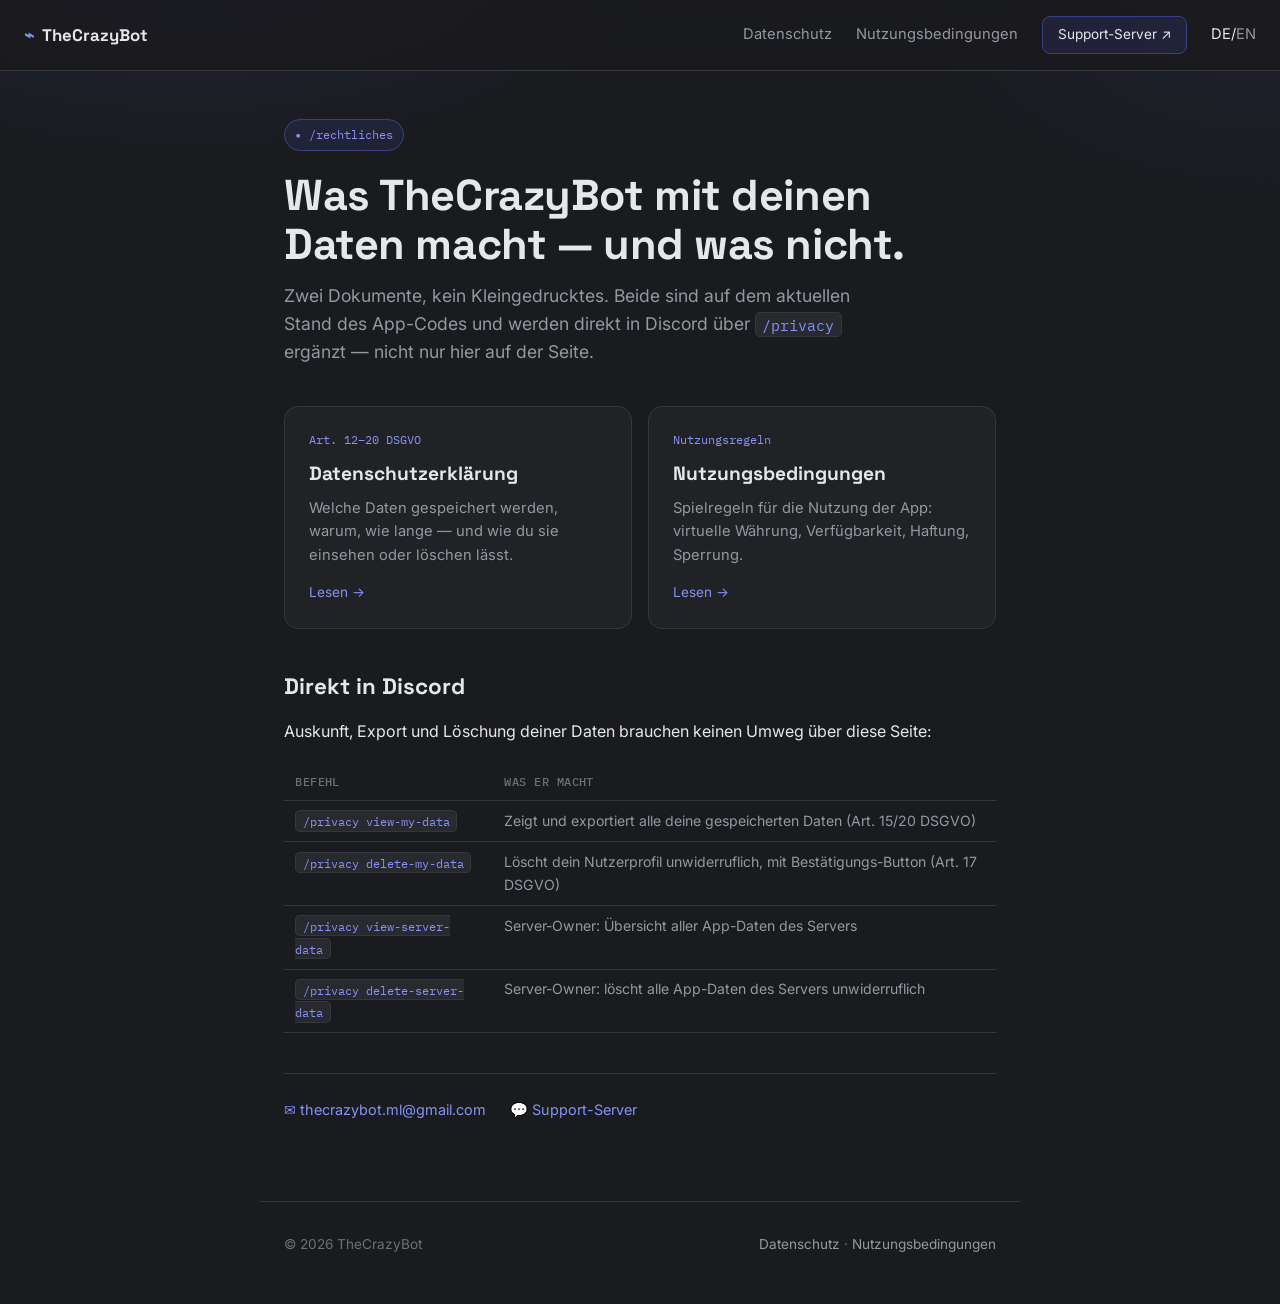
<file: index.html>
<!DOCTYPE html>
<html lang="de">

<head>
    <meta charset="UTF-8">
    <meta name="viewport" content="width=device-width, initial-scale=1.0">
    <title>TheCrazyBot – Rechtliches</title>
    <meta name="description" content="Datenschutzerklärung und Nutzungsbedingungen für TheCrazyBot.">
    <link rel="preconnect" href="https://fonts.googleapis.com">
    <link rel="preconnect" href="https://fonts.gstatic.com" crossorigin>
    <link
        href="https://fonts.googleapis.com/css2?family=Space+Grotesk:wght@500;600;700&family=Inter:wght@400;500;600&family=IBM+Plex+Mono:wght@400;500&display=swap"
        rel="stylesheet">
    <link rel="stylesheet" href="assets/css/style.css">
</head>

<body>

    <nav class="site-nav">
        <a href="index.html" class="brand"><span class="brand-mark">⌁</span> TheCrazyBot</a>
        <div class="nav-links">
            <a href="datenschutz.html">Datenschutz</a>
            <a href="nutzungsbedingungen.html">Nutzungsbedingungen</a>
            <a href="https://discord.gg/H9RPzp68Mp" class="nav-support">Support-Server ↗</a>
            <span class="lang-switch"><a href="index.html" class="active">DE</a><span>/</span><a
                    href="en/index.html">EN</a></span>
        </div>
    </nav>

    <main>
        <span class="eyebrow">/rechtliches</span>
        <h1>Was TheCrazyBot mit deinen Daten macht — und was nicht.</h1>
        <p class="lede">
            Zwei Dokumente, kein Kleingedrucktes. Beide sind auf dem aktuellen Stand des App-Codes
            und werden direkt in Discord über <code>/privacy</code> ergänzt — nicht nur hier auf der Seite.
        </p>

        <div class="card-grid">
            <a href="datenschutz.html" class="doc-card">
                <span class="tag">Art. 12–20 DSGVO</span>
                <h3>Datenschutzerklärung</h3>
                <p>Welche Daten gespeichert werden, warum, wie lange — und wie du sie einsehen oder löschen lässt.</p>
                <span class="arrow">Lesen →</span>
            </a>
            <a href="nutzungsbedingungen.html" class="doc-card">
                <span class="tag">Nutzungsregeln</span>
                <h3>Nutzungsbedingungen</h3>
                <p>Spielregeln für die Nutzung der App: virtuelle Währung, Verfügbarkeit, Haftung, Sperrung.</p>
                <span class="arrow">Lesen →</span>
            </a>
        </div>

        <h2 style="border-top:none;padding-top:0;">Direkt in Discord</h2>
        <p>Auskunft, Export und Löschung deiner Daten brauchen keinen Umweg über diese Seite:</p>
        <table>
            <tr>
                <th>Befehl</th>
                <th>Was er macht</th>
            </tr>
            <tr>
                <td><span class="cmd">/privacy view-my-data</span></td>
                <td>Zeigt und exportiert alle deine gespeicherten Daten (Art. 15/20 DSGVO)</td>
            </tr>
            <tr>
                <td><span class="cmd">/privacy delete-my-data</span></td>
                <td>Löscht dein Nutzerprofil unwiderruflich, mit Bestätigungs-Button (Art. 17 DSGVO)</td>
            </tr>
            <tr>
                <td><span class="cmd">/privacy view-server-data</span></td>
                <td>Server-Owner: Übersicht aller App-Daten des Servers</td>
            </tr>
            <tr>
                <td><span class="cmd">/privacy delete-server-data</span></td>
                <td>Server-Owner: löscht alle App-Daten des Servers unwiderruflich</td>
            </tr>
        </table>

        <div class="mini-links">
            <a href="mailto:thecrazybot.ml@gmail.com">✉ thecrazybot.ml@gmail.com</a>
            <a href="https://discord.gg/H9RPzp68Mp">💬 Support-Server</a>
        </div>
    </main>

    <footer>
        <span>© <span id="year"></span> TheCrazyBot</span>
        <span><a href="datenschutz.html">Datenschutz</a> · <a
                href="nutzungsbedingungen.html">Nutzungsbedingungen</a></span>
    </footer>

    <script>document.getElementById("year").textContent = new Date().getFullYear();</script>
</body>

</html>
</file>
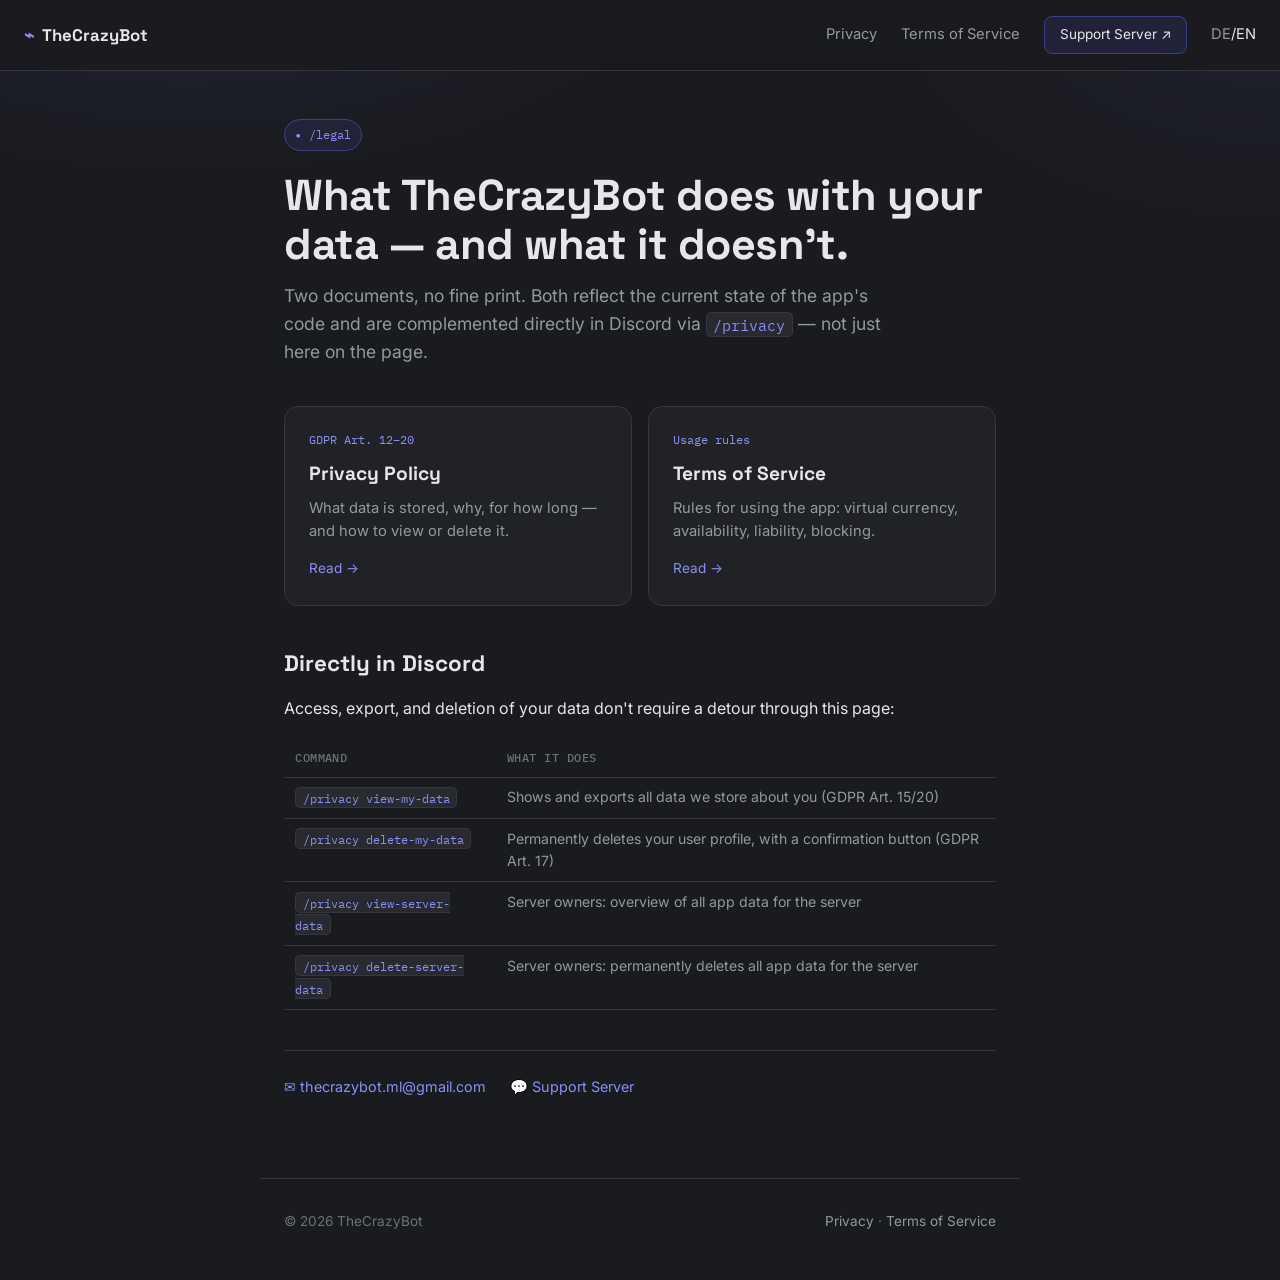
<file: en/index.html>
<!DOCTYPE html>
<html lang="en">

<head>
    <meta charset="UTF-8">
    <meta name="viewport" content="width=device-width, initial-scale=1.0">
    <title>TheCrazyBot – Legal</title>
    <meta name="description" content="Privacy Policy and Terms of Service for TheCrazyBot.">
    <link rel="preconnect" href="https://fonts.googleapis.com">
    <link rel="preconnect" href="https://fonts.gstatic.com" crossorigin>
    <link
        href="https://fonts.googleapis.com/css2?family=Space+Grotesk:wght@500;600;700&family=Inter:wght@400;500;600&family=IBM+Plex+Mono:wght@400;500&display=swap"
        rel="stylesheet">
    <link rel="stylesheet" href="../assets/css/style.css">
</head>

<body>

    <nav class="site-nav">
        <a href="index.html" class="brand"><span class="brand-mark">⌁</span> TheCrazyBot</a>
        <div class="nav-links">
            <a href="privacy.html">Privacy</a>
            <a href="terms.html">Terms of Service</a>
            <a href="https://discord.gg/H9RPzp68Mp" class="nav-support">Support Server ↗</a>
            <span class="lang-switch"><a href="../index.html">DE</a><span>/</span><a href="index.html"
                    class="active">EN</a></span>
        </div>
    </nav>

    <main>
        <span class="eyebrow">/legal</span>
        <h1>What TheCrazyBot does with your data — and what it doesn't.</h1>
        <p class="lede">
            Two documents, no fine print. Both reflect the current state of the app's code and are
            complemented directly in Discord via <code>/privacy</code> — not just here on the page.
        </p>

        <div class="card-grid">
            <a href="privacy.html" class="doc-card">
                <span class="tag">GDPR Art. 12–20</span>
                <h3>Privacy Policy</h3>
                <p>What data is stored, why, for how long — and how to view or delete it.</p>
                <span class="arrow">Read →</span>
            </a>
            <a href="terms.html" class="doc-card">
                <span class="tag">Usage rules</span>
                <h3>Terms of Service</h3>
                <p>Rules for using the app: virtual currency, availability, liability, blocking.</p>
                <span class="arrow">Read →</span>
            </a>
        </div>

        <h2 style="border-top:none;padding-top:0;">Directly in Discord</h2>
        <p>Access, export, and deletion of your data don't require a detour through this page:</p>
        <table>
            <tr>
                <th>Command</th>
                <th>What it does</th>
            </tr>
            <tr>
                <td><span class="cmd">/privacy view-my-data</span></td>
                <td>Shows and exports all data we store about you (GDPR Art. 15/20)</td>
            </tr>
            <tr>
                <td><span class="cmd">/privacy delete-my-data</span></td>
                <td>Permanently deletes your user profile, with a confirmation button (GDPR Art. 17)</td>
            </tr>
            <tr>
                <td><span class="cmd">/privacy view-server-data</span></td>
                <td>Server owners: overview of all app data for the server</td>
            </tr>
            <tr>
                <td><span class="cmd">/privacy delete-server-data</span></td>
                <td>Server owners: permanently deletes all app data for the server</td>
            </tr>
        </table>

        <div class="mini-links">
            <a href="mailto:thecrazybot.ml@gmail.com">✉ thecrazybot.ml@gmail.com</a>
            <a href="https://discord.gg/H9RPzp68Mp">💬 Support Server</a>
        </div>
    </main>

    <footer>
        <span>© <span id="year"></span> TheCrazyBot</span>
        <span><a href="privacy.html">Privacy</a> · <a href="terms.html">Terms of Service</a></span>
    </footer>

    <script>document.getElementById("year").textContent = new Date().getFullYear();</script>
</body>

</html>
</file>
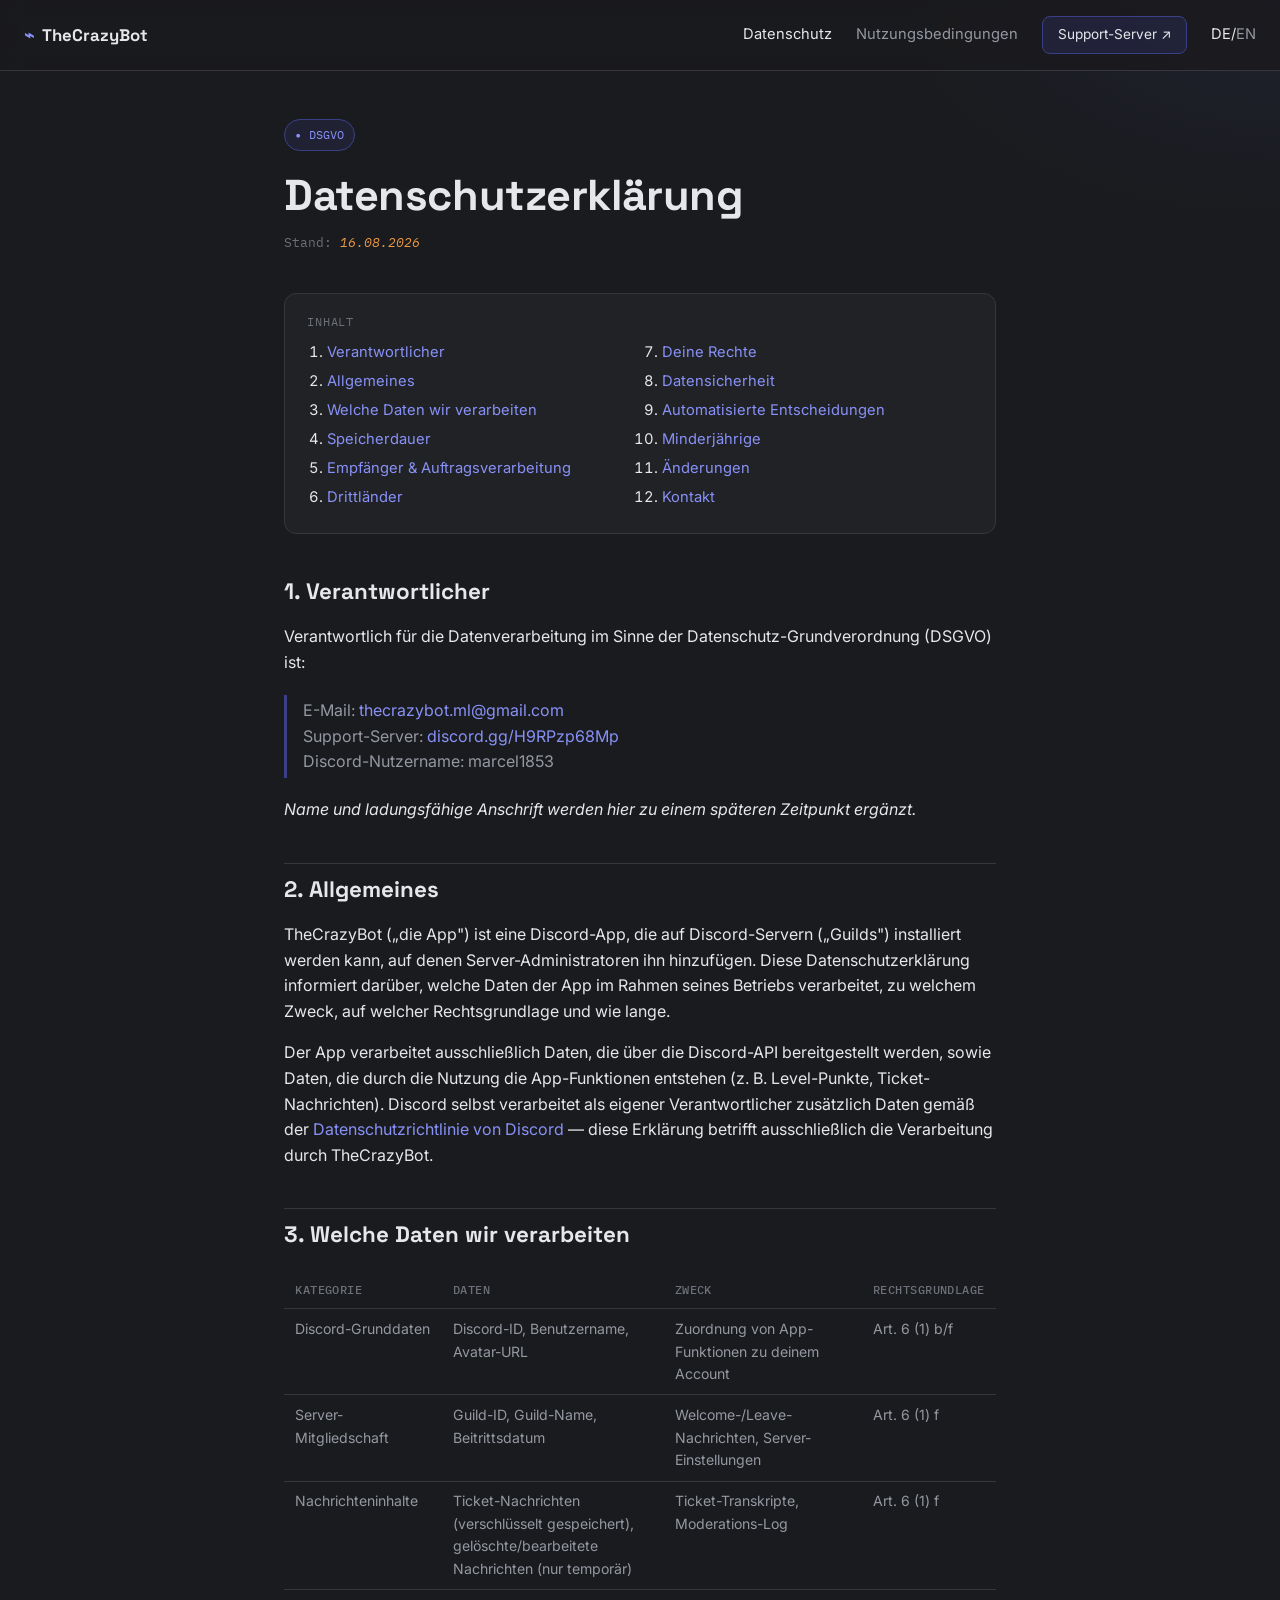
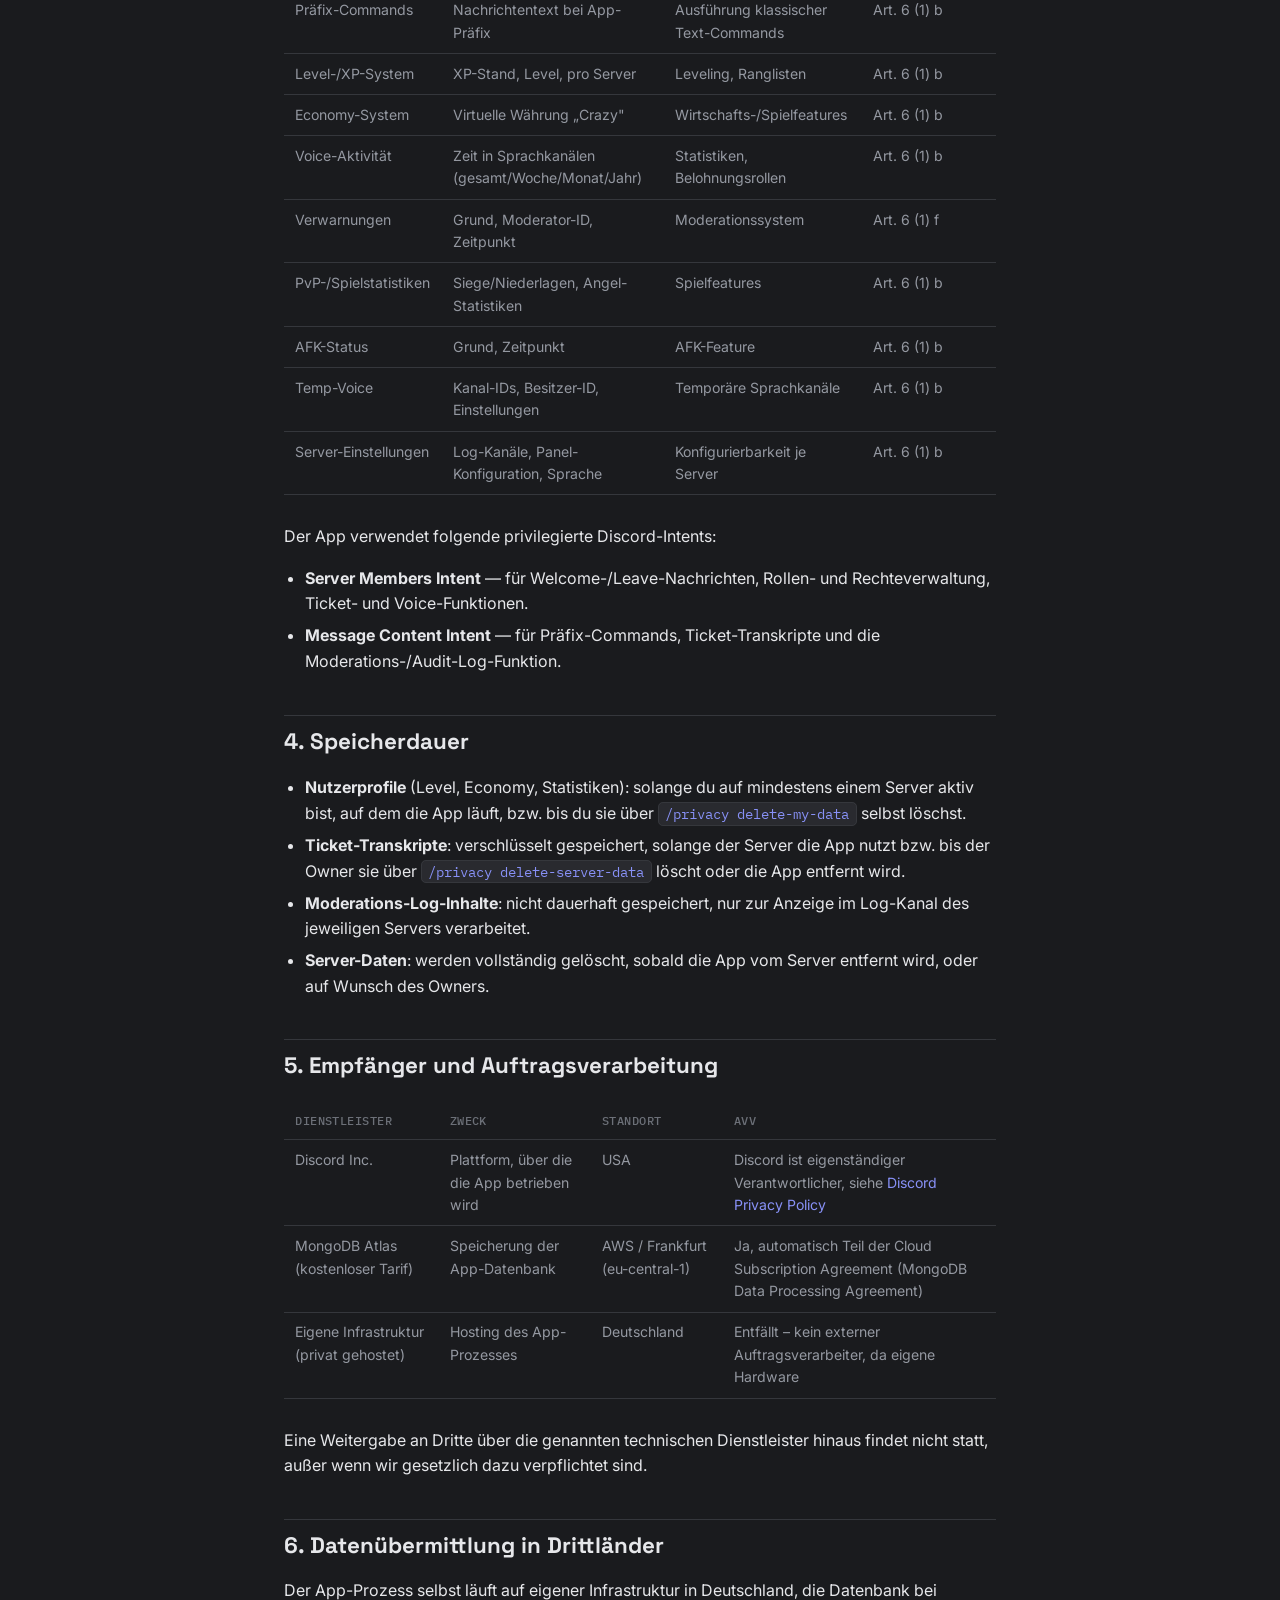
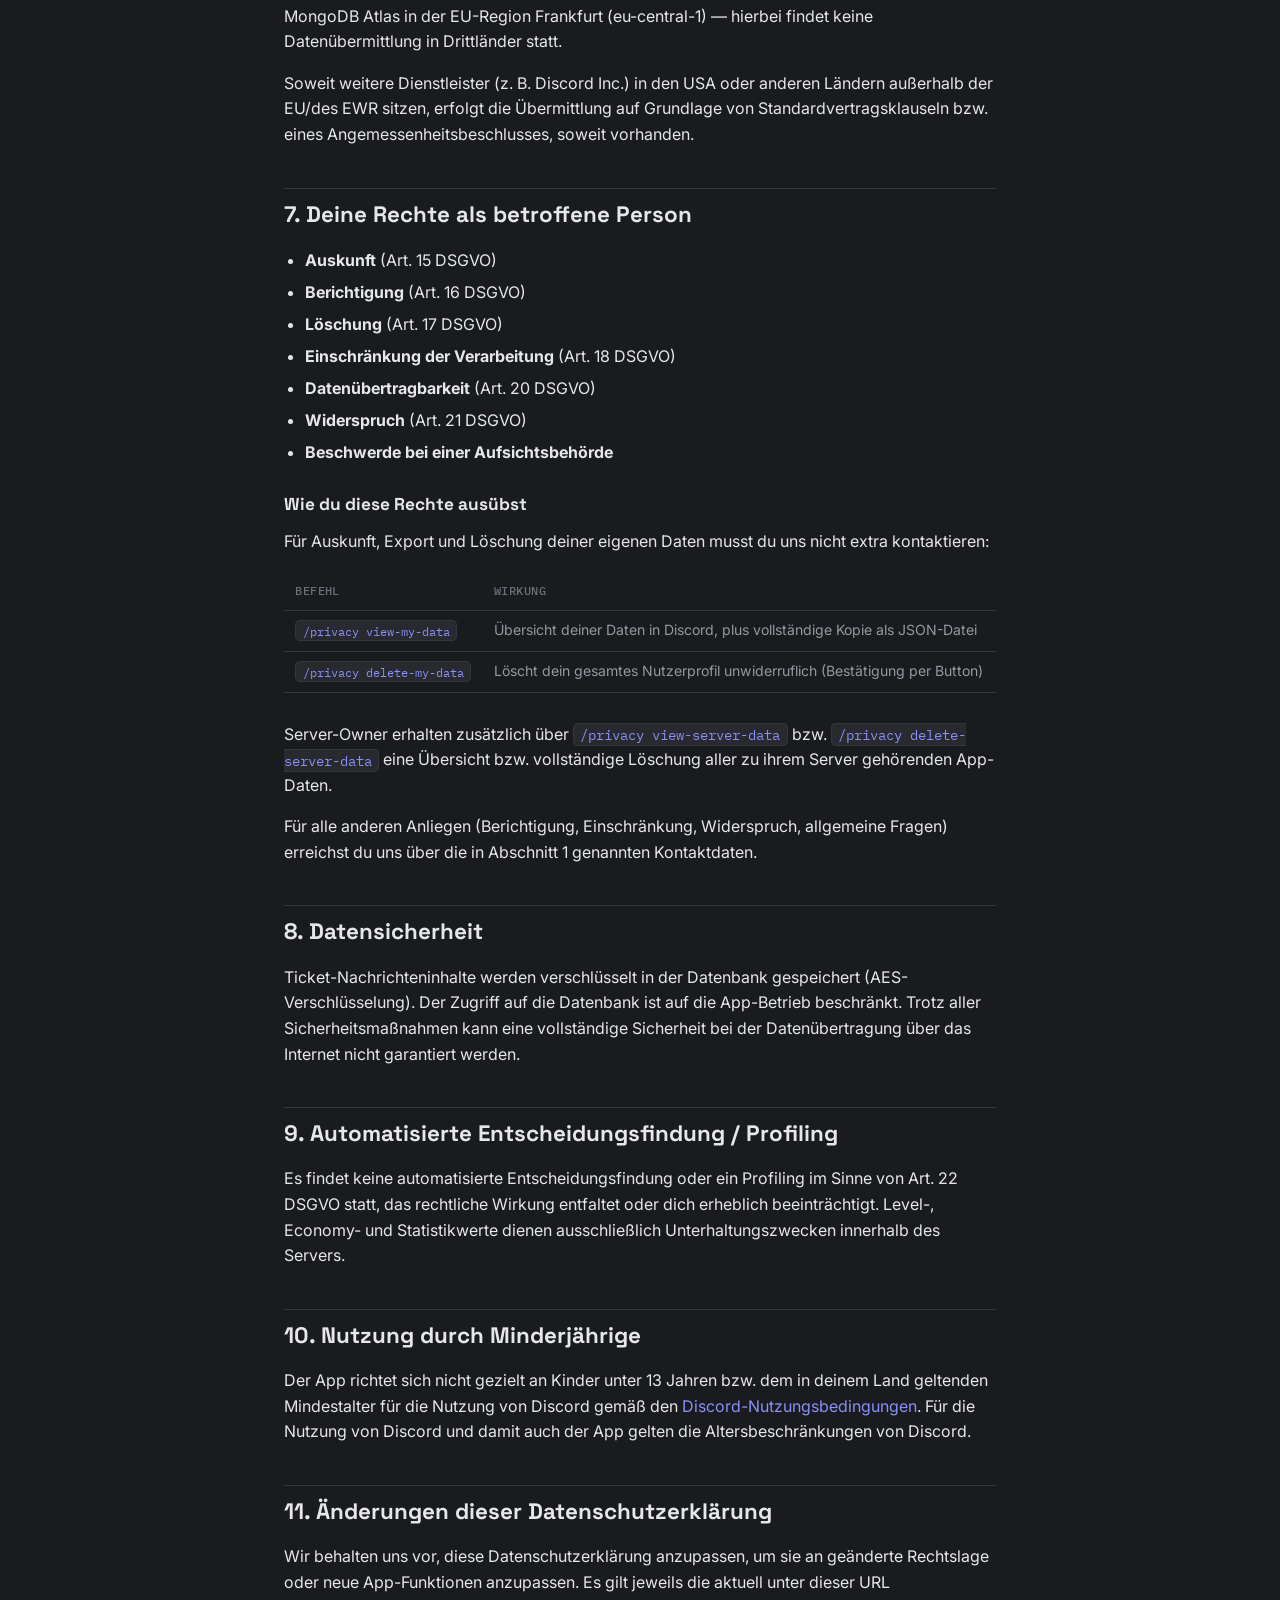
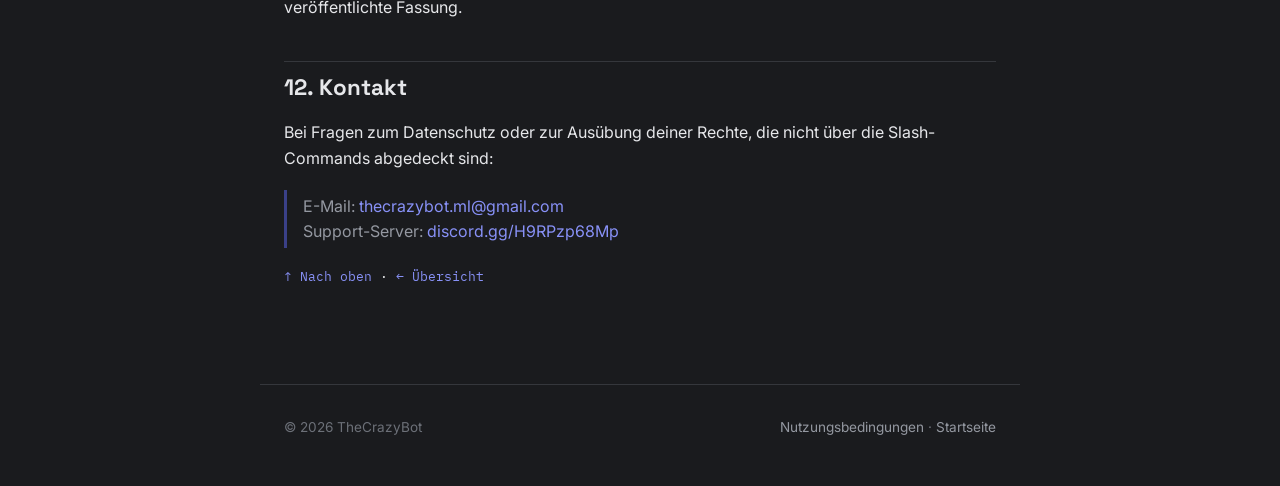
<file: datenschutz.html>
<!DOCTYPE html>
<html lang="de">

<head>
    <meta charset="UTF-8">
    <meta name="viewport" content="width=device-width, initial-scale=1.0">
    <title>Datenschutzerklärung – TheCrazyBot</title>
    <meta name="description" content="Datenschutzerklärung für die Discord-App TheCrazyBot.">
    <link rel="preconnect" href="https://fonts.googleapis.com">
    <link rel="preconnect" href="https://fonts.gstatic.com" crossorigin>
    <link
        href="https://fonts.googleapis.com/css2?family=Space+Grotesk:wght@500;600;700&family=Inter:wght@400;500;600&family=IBM+Plex+Mono:wght@400;500&display=swap"
        rel="stylesheet">
    <link rel="stylesheet" href="assets/css/style.css">
</head>

<body>

    <nav class="site-nav">
        <a href="index.html" class="brand"><span class="brand-mark">⌁</span> TheCrazyBot</a>
        <div class="nav-links">
            <a href="datenschutz.html" class="active">Datenschutz</a>
            <a href="nutzungsbedingungen.html">Nutzungsbedingungen</a>
            <a href="https://discord.gg/H9RPzp68Mp" class="nav-support">Support-Server ↗</a>
            <span class="lang-switch"><a href="index.html" class="active">DE</a><span>/</span><a
                    href="en/privacy.html">EN</a></span>
        </div>
    </nav>

    <main>
        <span class="eyebrow">DSGVO</span>
        <h1>Datenschutzerklärung</h1>
        <p class="meta">Stand: <span class="placeholder">16.08.2026</span></p>

        <div class="toc">
            <div class="toc-title">Inhalt</div>
            <ol>
                <li><a href="#verantwortlicher">Verantwortlicher</a></li>
                <li><a href="#allgemeines">Allgemeines</a></li>
                <li><a href="#daten">Welche Daten wir verarbeiten</a></li>
                <li><a href="#speicherdauer">Speicherdauer</a></li>
                <li><a href="#empfaenger">Empfänger &amp; Auftragsverarbeitung</a></li>
                <li><a href="#drittlaender">Drittländer</a></li>
                <li><a href="#rechte">Deine Rechte</a></li>
                <li><a href="#sicherheit">Datensicherheit</a></li>
                <li><a href="#automatisiert">Automatisierte Entscheidungen</a></li>
                <li><a href="#minderjaehrige">Minderjährige</a></li>
                <li><a href="#aenderungen">Änderungen</a></li>
                <li><a href="#kontakt">Kontakt</a></li>
            </ol>
        </div>

        <h2 id="verantwortlicher">1. Verantwortlicher</h2>
        <p>Verantwortlich für die Datenverarbeitung im Sinne der Datenschutz-Grundverordnung (DSGVO) ist:</p>
        <blockquote>
            E-Mail: <a href="mailto:thecrazybot.ml@gmail.com">thecrazybot.ml@gmail.com</a><br>
            Support-Server: <a href="https://discord.gg/H9RPzp68Mp">discord.gg/H9RPzp68Mp</a><br>
            Discord-Nutzername: marcel1853
        </blockquote>
        <p><em>Name und ladungsfähige Anschrift werden hier zu einem späteren Zeitpunkt ergänzt.</em></p>

        <h2 id="allgemeines">2. Allgemeines</h2>
        <p>TheCrazyBot („die App") ist eine Discord-App, die auf Discord-Servern („Guilds") installiert werden kann, auf
            denen Server-Administratoren ihn hinzufügen. Diese Datenschutzerklärung informiert darüber, welche Daten der
            App im Rahmen seines Betriebs verarbeitet, zu welchem Zweck, auf welcher Rechtsgrundlage und wie lange.</p>
        <p>Der App verarbeitet ausschließlich Daten, die über die Discord-API bereitgestellt werden, sowie Daten, die
            durch die Nutzung die App-Funktionen entstehen (z.&nbsp;B. Level-Punkte, Ticket-Nachrichten). Discord selbst
            verarbeitet als eigener Verantwortlicher zusätzlich Daten gemäß der <a
                href="https://discord.com/privacy">Datenschutzrichtlinie von Discord</a> — diese Erklärung betrifft
            ausschließlich die Verarbeitung durch TheCrazyBot.</p>

        <h2 id="daten">3. Welche Daten wir verarbeiten</h2>
        <table>
            <tr>
                <th>Kategorie</th>
                <th>Daten</th>
                <th>Zweck</th>
                <th>Rechtsgrundlage</th>
            </tr>
            <tr>
                <td>Discord-Grunddaten</td>
                <td>Discord-ID, Benutzername, Avatar-URL</td>
                <td>Zuordnung von App-Funktionen zu deinem Account</td>
                <td>Art. 6 (1) b/f</td>
            </tr>
            <tr>
                <td>Server-Mitgliedschaft</td>
                <td>Guild-ID, Guild-Name, Beitrittsdatum</td>
                <td>Welcome-/Leave-Nachrichten, Server-Einstellungen</td>
                <td>Art. 6 (1) f</td>
            </tr>
            <tr>
                <td>Nachrichteninhalte</td>
                <td>Ticket-Nachrichten (verschlüsselt gespeichert), gelöschte/bearbeitete Nachrichten (nur temporär)
                </td>
                <td>Ticket-Transkripte, Moderations-Log</td>
                <td>Art. 6 (1) f</td>
            </tr>
            <tr>
                <td>Präfix-Commands</td>
                <td>Nachrichtentext bei App-Präfix</td>
                <td>Ausführung klassischer Text-Commands</td>
                <td>Art. 6 (1) b</td>
            </tr>
            <tr>
                <td>Level-/XP-System</td>
                <td>XP-Stand, Level, pro Server</td>
                <td>Leveling, Ranglisten</td>
                <td>Art. 6 (1) b</td>
            </tr>
            <tr>
                <td>Economy-System</td>
                <td>Virtuelle Währung „Crazy"</td>
                <td>Wirtschafts-/Spielfeatures</td>
                <td>Art. 6 (1) b</td>
            </tr>
            <tr>
                <td>Voice-Aktivität</td>
                <td>Zeit in Sprachkanälen (gesamt/Woche/Monat/Jahr)</td>
                <td>Statistiken, Belohnungsrollen</td>
                <td>Art. 6 (1) b</td>
            </tr>
            <tr>
                <td>Verwarnungen</td>
                <td>Grund, Moderator-ID, Zeitpunkt</td>
                <td>Moderationssystem</td>
                <td>Art. 6 (1) f</td>
            </tr>
            <tr>
                <td>PvP-/Spielstatistiken</td>
                <td>Siege/Niederlagen, Angel-Statistiken</td>
                <td>Spielfeatures</td>
                <td>Art. 6 (1) b</td>
            </tr>
            <tr>
                <td>AFK-Status</td>
                <td>Grund, Zeitpunkt</td>
                <td>AFK-Feature</td>
                <td>Art. 6 (1) b</td>
            </tr>
            <tr>
                <td>Temp-Voice</td>
                <td>Kanal-IDs, Besitzer-ID, Einstellungen</td>
                <td>Temporäre Sprachkanäle</td>
                <td>Art. 6 (1) b</td>
            </tr>
            <tr>
                <td>Server-Einstellungen</td>
                <td>Log-Kanäle, Panel-Konfiguration, Sprache</td>
                <td>Konfigurierbarkeit je Server</td>
                <td>Art. 6 (1) b</td>
            </tr>
        </table>

        <p>Der App verwendet folgende privilegierte Discord-Intents:</p>
        <ul>
            <li><strong>Server Members Intent</strong> — für Welcome-/Leave-Nachrichten, Rollen- und Rechteverwaltung,
                Ticket- und Voice-Funktionen.</li>
            <li><strong>Message Content Intent</strong> — für Präfix-Commands, Ticket-Transkripte und die
                Moderations-/Audit-Log-Funktion.</li>
        </ul>

        <h2 id="speicherdauer">4. Speicherdauer</h2>
        <ul>
            <li><strong>Nutzerprofile</strong> (Level, Economy, Statistiken): solange du auf mindestens einem Server
                aktiv bist, auf dem die App läuft, bzw. bis du sie über <span class="cmd">/privacy delete-my-data</span>
                selbst löschst.</li>
            <li><strong>Ticket-Transkripte</strong>: verschlüsselt gespeichert, solange der Server die App nutzt bzw.
                bis der Owner sie über <span class="cmd">/privacy delete-server-data</span> löscht oder die App entfernt
                wird.</li>
            <li><strong>Moderations-Log-Inhalte</strong>: nicht dauerhaft gespeichert, nur zur Anzeige im Log-Kanal des
                jeweiligen Servers verarbeitet.</li>
            <li><strong>Server-Daten</strong>: werden vollständig gelöscht, sobald die App vom Server entfernt wird,
                oder auf Wunsch des Owners.</li>
        </ul>

        <h2 id="empfaenger">5. Empfänger und Auftragsverarbeitung</h2>
        <table>
            <tr>
                <th>Dienstleister</th>
                <th>Zweck</th>
                <th>Standort</th>
                <th>AVV</th>
            </tr>
            <tr>
                <td>Discord Inc.</td>
                <td>Plattform, über die die App betrieben wird</td>
                <td>USA</td>
                <td>Discord ist eigenständiger Verantwortlicher, siehe <a href="https://discord.com/privacy">Discord
                        Privacy Policy</a></td>
            </tr>
            <tr>
                <td>MongoDB Atlas (kostenloser Tarif)</td>
                <td>Speicherung der App-Datenbank</td>
                <td>AWS / Frankfurt (eu-central-1)</td>
                <td>Ja, automatisch Teil der Cloud Subscription Agreement (MongoDB Data Processing Agreement)</td>
            </tr>
            <tr>
                <td>Eigene Infrastruktur (privat gehostet)</td>
                <td>Hosting des App-Prozesses</td>
                <td>Deutschland</td>
                <td>Entfällt – kein externer Auftragsverarbeiter, da eigene Hardware</td>
            </tr>
        </table>
        <p>Eine Weitergabe an Dritte über die genannten technischen Dienstleister hinaus findet nicht statt, außer wenn
            wir gesetzlich dazu verpflichtet sind.</p>

        <h2 id="drittlaender">6. Datenübermittlung in Drittländer</h2>
        <p>Der App-Prozess selbst läuft auf eigener Infrastruktur in Deutschland, die Datenbank bei MongoDB Atlas in der
            EU-Region Frankfurt (eu-central-1) — hierbei findet keine Datenübermittlung in Drittländer statt.</p>
        <p>Soweit weitere Dienstleister (z.&nbsp;B. Discord Inc.) in den USA oder anderen Ländern außerhalb der EU/des
            EWR sitzen, erfolgt die Übermittlung auf Grundlage von Standardvertragsklauseln bzw. eines
            Angemessenheitsbeschlusses, soweit vorhanden.</p>

        <h2 id="rechte">7. Deine Rechte als betroffene Person</h2>
        <ul>
            <li><strong>Auskunft</strong> (Art. 15 DSGVO)</li>
            <li><strong>Berichtigung</strong> (Art. 16 DSGVO)</li>
            <li><strong>Löschung</strong> (Art. 17 DSGVO)</li>
            <li><strong>Einschränkung der Verarbeitung</strong> (Art. 18 DSGVO)</li>
            <li><strong>Datenübertragbarkeit</strong> (Art. 20 DSGVO)</li>
            <li><strong>Widerspruch</strong> (Art. 21 DSGVO)</li>
            <li><strong>Beschwerde bei einer Aufsichtsbehörde</strong></li>
        </ul>

        <h3>Wie du diese Rechte ausübst</h3>
        <p>Für Auskunft, Export und Löschung deiner eigenen Daten musst du uns nicht extra kontaktieren:</p>
        <table>
            <tr>
                <th>Befehl</th>
                <th>Wirkung</th>
            </tr>
            <tr>
                <td><span class="cmd">/privacy view-my-data</span></td>
                <td>Übersicht deiner Daten in Discord, plus vollständige Kopie als JSON-Datei</td>
            </tr>
            <tr>
                <td><span class="cmd">/privacy delete-my-data</span></td>
                <td>Löscht dein gesamtes Nutzerprofil unwiderruflich (Bestätigung per Button)</td>
            </tr>
        </table>
        <p>Server-Owner erhalten zusätzlich über <span class="cmd">/privacy view-server-data</span> bzw. <span
                class="cmd">/privacy delete-server-data</span> eine Übersicht bzw. vollständige Löschung aller zu ihrem
            Server gehörenden App-Daten.</p>
        <p>Für alle anderen Anliegen (Berichtigung, Einschränkung, Widerspruch, allgemeine Fragen) erreichst du uns über
            die in Abschnitt 1 genannten Kontaktdaten.</p>

        <h2 id="sicherheit">8. Datensicherheit</h2>
        <p>Ticket-Nachrichteninhalte werden verschlüsselt in der Datenbank gespeichert (AES-Verschlüsselung). Der
            Zugriff auf die Datenbank ist auf die App-Betrieb beschränkt. Trotz aller Sicherheitsmaßnahmen kann eine
            vollständige Sicherheit bei der Datenübertragung über das Internet nicht garantiert werden.</p>

        <h2 id="automatisiert">9. Automatisierte Entscheidungsfindung / Profiling</h2>
        <p>Es findet keine automatisierte Entscheidungsfindung oder ein Profiling im Sinne von Art. 22 DSGVO statt, das
            rechtliche Wirkung entfaltet oder dich erheblich beeinträchtigt. Level-, Economy- und Statistikwerte dienen
            ausschließlich Unterhaltungszwecken innerhalb des Servers.</p>

        <h2 id="minderjaehrige">10. Nutzung durch Minderjährige</h2>
        <p>Der App richtet sich nicht gezielt an Kinder unter 13 Jahren bzw. dem in deinem Land geltenden Mindestalter
            für die Nutzung von Discord gemäß den <a href="https://discord.com/terms">Discord-Nutzungsbedingungen</a>.
            Für die Nutzung von Discord und damit auch der App gelten die Altersbeschränkungen von Discord.</p>

        <h2 id="aenderungen">11. Änderungen dieser Datenschutzerklärung</h2>
        <p>Wir behalten uns vor, diese Datenschutzerklärung anzupassen, um sie an geänderte Rechtslage oder neue
            App-Funktionen anzupassen. Es gilt jeweils die aktuell unter dieser URL veröffentlichte Fassung.</p>

        <h2 id="kontakt">12. Kontakt</h2>
        <p>Bei Fragen zum Datenschutz oder zur Ausübung deiner Rechte, die nicht über die Slash-Commands abgedeckt sind:
        </p>
        <blockquote>
            E-Mail: <a href="mailto:thecrazybot.ml@gmail.com">thecrazybot.ml@gmail.com</a><br>
            Support-Server: <a href="https://discord.gg/H9RPzp68Mp">discord.gg/H9RPzp68Mp</a>
        </blockquote>

        <p class="back-top"><a href="#top">↑ Nach oben</a> · <a href="index.html">← Übersicht</a></p>
    </main>

    <footer>
        <span>© <span id="year"></span> TheCrazyBot</span>
        <span><a href="nutzungsbedingungen.html">Nutzungsbedingungen</a> · <a href="index.html">Startseite</a></span>
    </footer>

    <script>document.getElementById("year").textContent = new Date().getFullYear();</script>
</body>

</html>
</file>
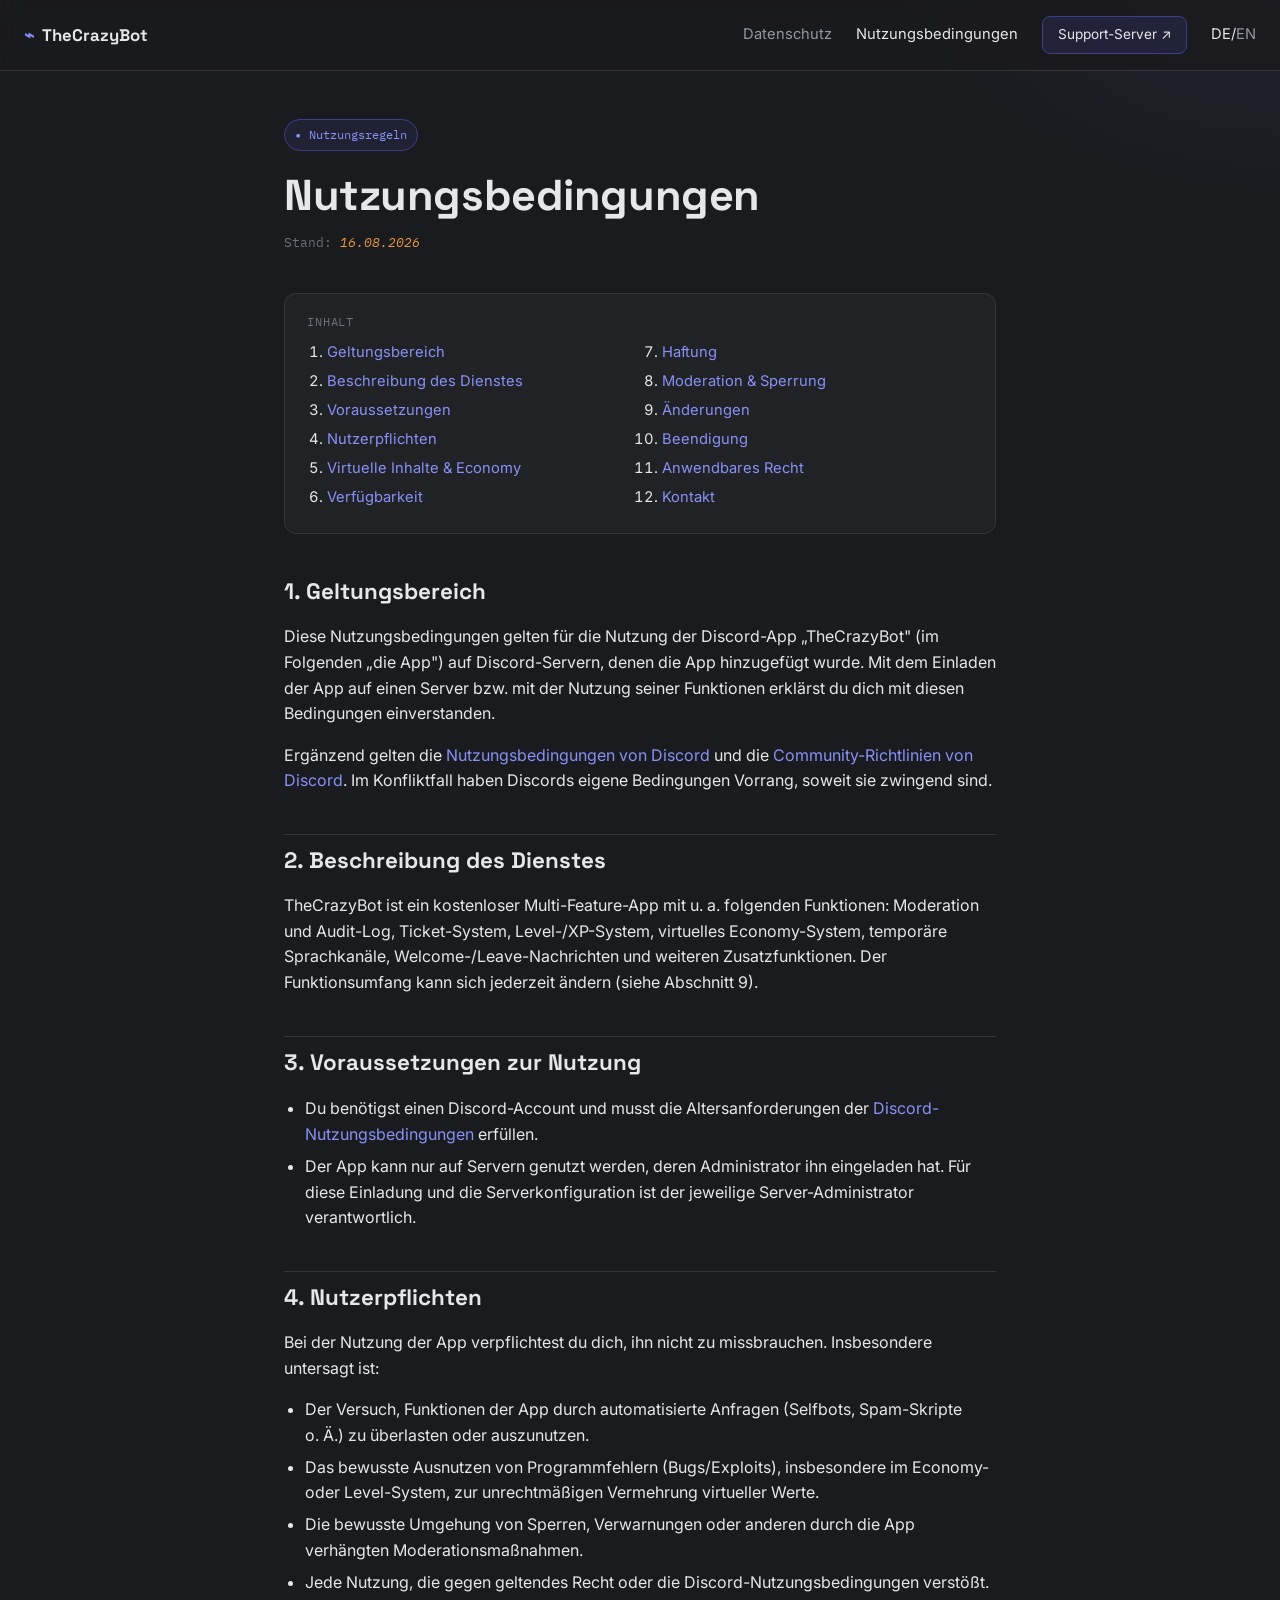
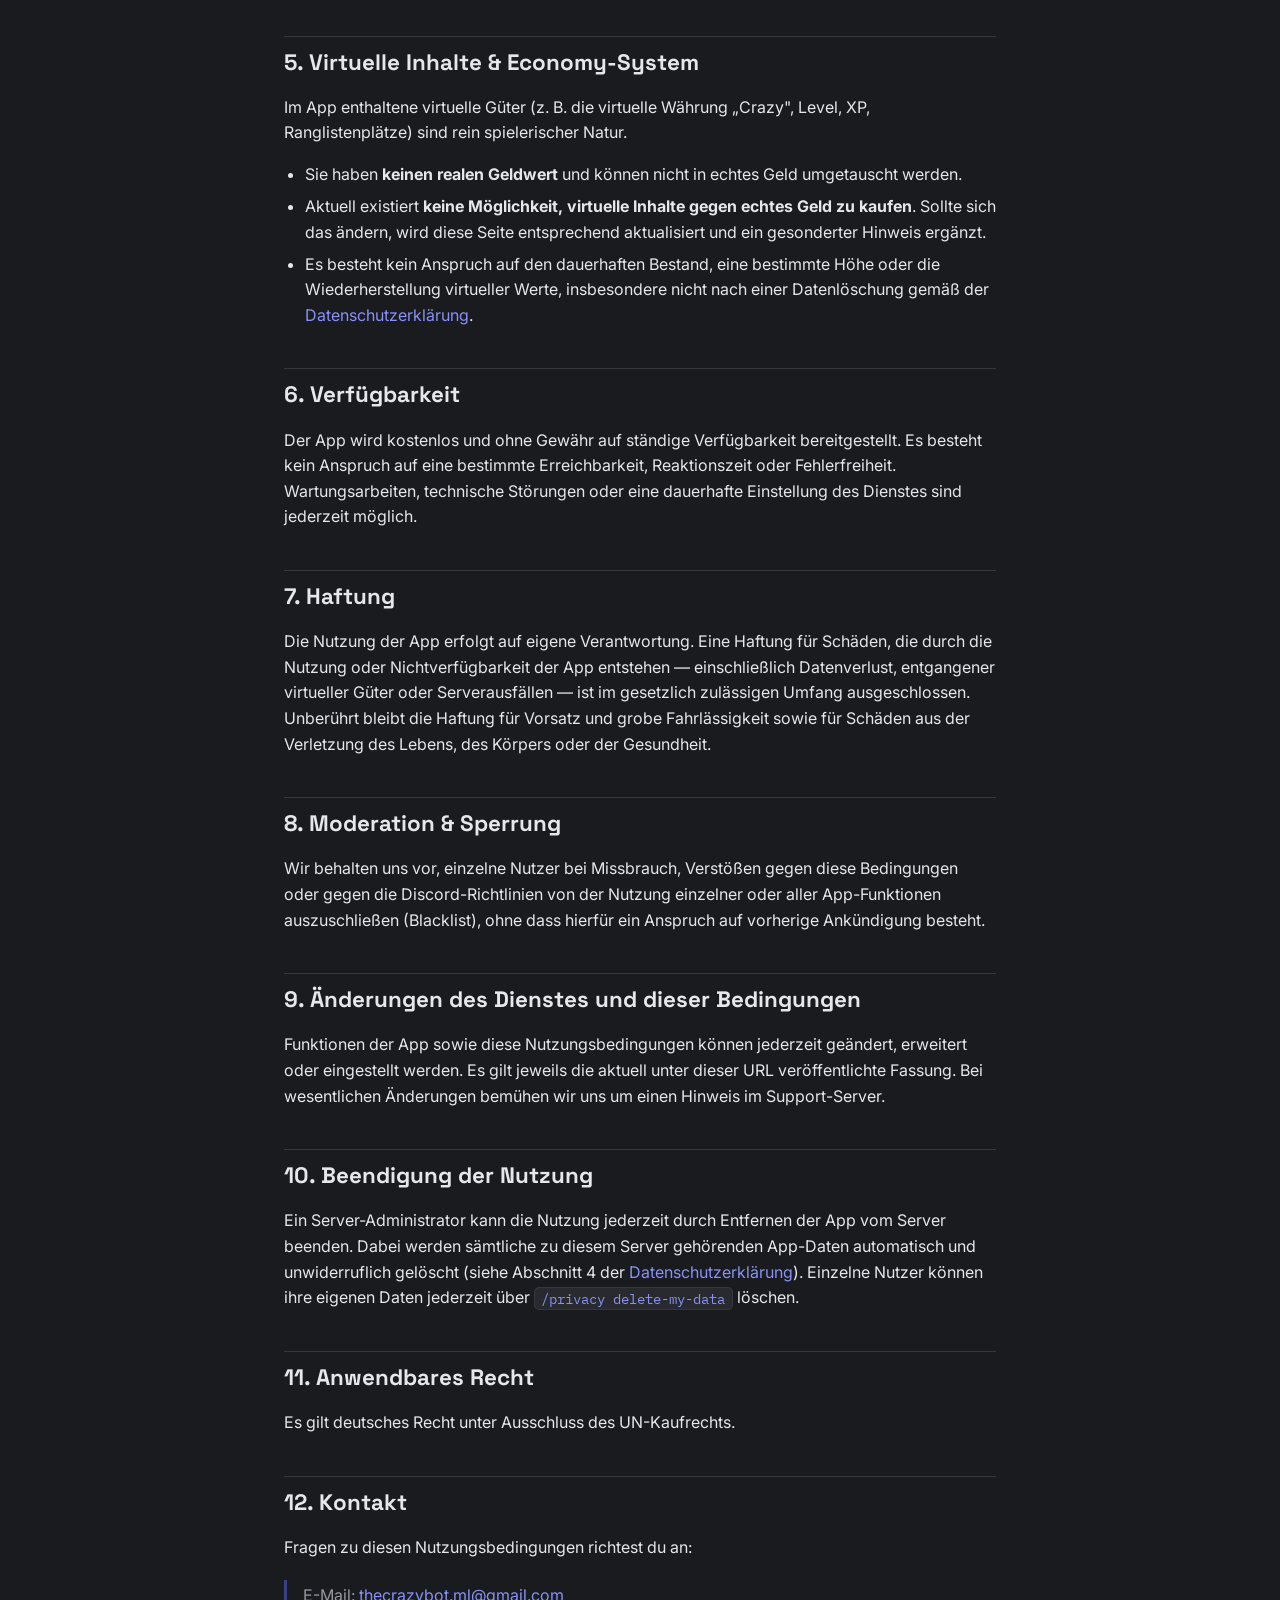
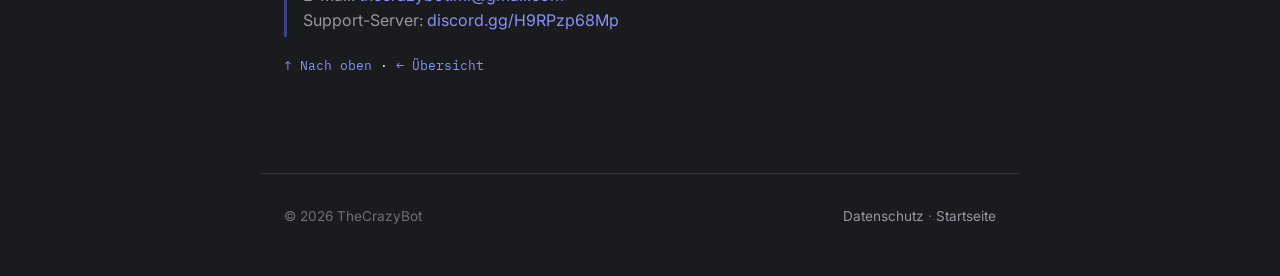
<file: nutzungsbedingungen.html>
<!DOCTYPE html>
<html lang="de">

<head>
    <meta charset="UTF-8">
    <meta name="viewport" content="width=device-width, initial-scale=1.0">
    <title>Nutzungsbedingungen – TheCrazyBot</title>
    <meta name="description" content="Nutzungsbedingungen für die Discord-App TheCrazyBot.">
    <link rel="preconnect" href="https://fonts.googleapis.com">
    <link rel="preconnect" href="https://fonts.gstatic.com" crossorigin>
    <link
        href="https://fonts.googleapis.com/css2?family=Space+Grotesk:wght@500;600;700&family=Inter:wght@400;500;600&family=IBM+Plex+Mono:wght@400;500&display=swap"
        rel="stylesheet">
    <link rel="stylesheet" href="assets/css/style.css">
</head>

<body>

    <nav class="site-nav">
        <a href="index.html" class="brand"><span class="brand-mark">⌁</span> TheCrazyBot</a>
        <div class="nav-links">
            <a href="datenschutz.html">Datenschutz</a>
            <a href="nutzungsbedingungen.html" class="active">Nutzungsbedingungen</a>
            <a href="https://discord.gg/H9RPzp68Mp" class="nav-support">Support-Server ↗</a>
            <span class="lang-switch"><a href="index.html" class="active">DE</a><span>/</span><a
                    href="en/terms.html">EN</a></span>
        </div>
    </nav>

    <main>
        <span class="eyebrow">Nutzungsregeln</span>
        <h1>Nutzungsbedingungen</h1>
        <p class="meta">Stand: <span class="placeholder">16.08.2026</span></p>

        <div class="toc">
            <div class="toc-title">Inhalt</div>
            <ol>
                <li><a href="#geltungsbereich">Geltungsbereich</a></li>
                <li><a href="#beschreibung">Beschreibung des Dienstes</a></li>
                <li><a href="#voraussetzungen">Voraussetzungen</a></li>
                <li><a href="#pflichten">Nutzerpflichten</a></li>
                <li><a href="#economy">Virtuelle Inhalte &amp; Economy</a></li>
                <li><a href="#verfuegbarkeit">Verfügbarkeit</a></li>
                <li><a href="#haftung">Haftung</a></li>
                <li><a href="#moderation">Moderation &amp; Sperrung</a></li>
                <li><a href="#aenderungen">Änderungen</a></li>
                <li><a href="#beendigung">Beendigung</a></li>
                <li><a href="#recht">Anwendbares Recht</a></li>
                <li><a href="#kontakt">Kontakt</a></li>
            </ol>
        </div>

        <h2 id="geltungsbereich">1. Geltungsbereich</h2>
        <p>Diese Nutzungsbedingungen gelten für die Nutzung der Discord-App „TheCrazyBot" (im Folgenden „die App") auf
            Discord-Servern, denen die App hinzugefügt wurde. Mit dem Einladen der App auf einen Server bzw. mit der
            Nutzung seiner Funktionen erklärst du dich mit diesen Bedingungen einverstanden.</p>
        <p>Ergänzend gelten die <a href="https://discord.com/terms">Nutzungsbedingungen von Discord</a> und die <a
                href="https://discord.com/guidelines">Community-Richtlinien von Discord</a>. Im Konfliktfall haben
            Discords eigene Bedingungen Vorrang, soweit sie zwingend sind.</p>

        <h2 id="beschreibung">2. Beschreibung des Dienstes</h2>
        <p>TheCrazyBot ist ein kostenloser Multi-Feature-App mit u.&nbsp;a. folgenden Funktionen: Moderation und
            Audit-Log, Ticket-System, Level-/XP-System, virtuelles Economy-System, temporäre Sprachkanäle,
            Welcome-/Leave-Nachrichten und weiteren Zusatzfunktionen. Der Funktionsumfang kann sich jederzeit ändern
            (siehe Abschnitt 9).</p>

        <h2 id="voraussetzungen">3. Voraussetzungen zur Nutzung</h2>
        <ul>
            <li>Du benötigst einen Discord-Account und musst die Altersanforderungen der <a
                    href="https://discord.com/terms">Discord-Nutzungsbedingungen</a> erfüllen.</li>
            <li>Der App kann nur auf Servern genutzt werden, deren Administrator ihn eingeladen hat. Für diese Einladung
                und die Serverkonfiguration ist der jeweilige Server-Administrator verantwortlich.</li>
        </ul>

        <h2 id="pflichten">4. Nutzerpflichten</h2>
        <p>Bei der Nutzung der App verpflichtest du dich, ihn nicht zu missbrauchen. Insbesondere untersagt ist:</p>
        <ul>
            <li>Der Versuch, Funktionen der App durch automatisierte Anfragen (Selfbots, Spam-Skripte o.&nbsp;Ä.) zu
                überlasten oder auszunutzen.</li>
            <li>Das bewusste Ausnutzen von Programmfehlern (Bugs/Exploits), insbesondere im Economy- oder Level-System,
                zur unrechtmäßigen Vermehrung virtueller Werte.</li>
            <li>Die bewusste Umgehung von Sperren, Verwarnungen oder anderen durch die App verhängten
                Moderationsmaßnahmen.</li>
            <li>Jede Nutzung, die gegen geltendes Recht oder die Discord-Nutzungsbedingungen verstößt.</li>
        </ul>

        <h2 id="economy">5. Virtuelle Inhalte &amp; Economy-System</h2>
        <p>Im App enthaltene virtuelle Güter (z.&nbsp;B. die virtuelle Währung „Crazy", Level, XP, Ranglistenplätze)
            sind rein spielerischer Natur.</p>
        <ul>
            <li>Sie haben <strong>keinen realen Geldwert</strong> und können nicht in echtes Geld umgetauscht werden.
            </li>
            <li>Aktuell existiert <strong>keine Möglichkeit, virtuelle Inhalte gegen echtes Geld zu kaufen</strong>.
                Sollte sich das ändern, wird diese Seite entsprechend aktualisiert und ein gesonderter Hinweis ergänzt.
            </li>
            <li>Es besteht kein Anspruch auf den dauerhaften Bestand, eine bestimmte Höhe oder die Wiederherstellung
                virtueller Werte, insbesondere nicht nach einer Datenlöschung gemäß der <a
                    href="datenschutz.html">Datenschutzerklärung</a>.</li>
        </ul>

        <h2 id="verfuegbarkeit">6. Verfügbarkeit</h2>
        <p>Der App wird kostenlos und ohne Gewähr auf ständige Verfügbarkeit bereitgestellt. Es besteht kein Anspruch
            auf eine bestimmte Erreichbarkeit, Reaktionszeit oder Fehlerfreiheit. Wartungsarbeiten, technische Störungen
            oder eine dauerhafte Einstellung des Dienstes sind jederzeit möglich.</p>

        <h2 id="haftung">7. Haftung</h2>
        <p>Die Nutzung der App erfolgt auf eigene Verantwortung. Eine Haftung für Schäden, die durch die Nutzung oder
            Nichtverfügbarkeit der App entstehen — einschließlich Datenverlust, entgangener virtueller Güter oder
            Serverausfällen — ist im gesetzlich zulässigen Umfang ausgeschlossen. Unberührt bleibt die Haftung für
            Vorsatz und grobe Fahrlässigkeit sowie für Schäden aus der Verletzung des Lebens, des Körpers oder der
            Gesundheit.</p>

        <h2 id="moderation">8. Moderation &amp; Sperrung</h2>
        <p>Wir behalten uns vor, einzelne Nutzer bei Missbrauch, Verstößen gegen diese Bedingungen oder gegen die
            Discord-Richtlinien von der Nutzung einzelner oder aller App-Funktionen auszuschließen (Blacklist), ohne
            dass hierfür ein Anspruch auf vorherige Ankündigung besteht.</p>

        <h2 id="aenderungen">9. Änderungen des Dienstes und dieser Bedingungen</h2>
        <p>Funktionen der App sowie diese Nutzungsbedingungen können jederzeit geändert, erweitert oder eingestellt
            werden. Es gilt jeweils die aktuell unter dieser URL veröffentlichte Fassung. Bei wesentlichen Änderungen
            bemühen wir uns um einen Hinweis im Support-Server.</p>

        <h2 id="beendigung">10. Beendigung der Nutzung</h2>
        <p>Ein Server-Administrator kann die Nutzung jederzeit durch Entfernen der App vom Server beenden. Dabei werden
            sämtliche zu diesem Server gehörenden App-Daten automatisch und unwiderruflich gelöscht (siehe Abschnitt 4
            der <a href="datenschutz.html#speicherdauer">Datenschutzerklärung</a>). Einzelne Nutzer können ihre eigenen
            Daten jederzeit über <span class="cmd">/privacy delete-my-data</span> löschen.</p>

        <h2 id="recht">11. Anwendbares Recht</h2>
        <p>Es gilt deutsches Recht unter Ausschluss des UN-Kaufrechts.</p>

        <h2 id="kontakt">12. Kontakt</h2>
        <p>Fragen zu diesen Nutzungsbedingungen richtest du an:</p>
        <blockquote>
            E-Mail: <a href="mailto:thecrazybot.ml@gmail.com">thecrazybot.ml@gmail.com</a><br>
            Support-Server: <a href="https://discord.gg/H9RPzp68Mp">discord.gg/H9RPzp68Mp</a>
        </blockquote>

        <p class="back-top"><a href="#top">↑ Nach oben</a> · <a href="index.html">← Übersicht</a></p>
    </main>

    <footer>
        <span>© <span id="year"></span> TheCrazyBot</span>
        <span><a href="datenschutz.html">Datenschutz</a> · <a href="index.html">Startseite</a></span>
    </footer>

    <script>document.getElementById("year").textContent = new Date().getFullYear();</script>
</body>

</html>
</file>
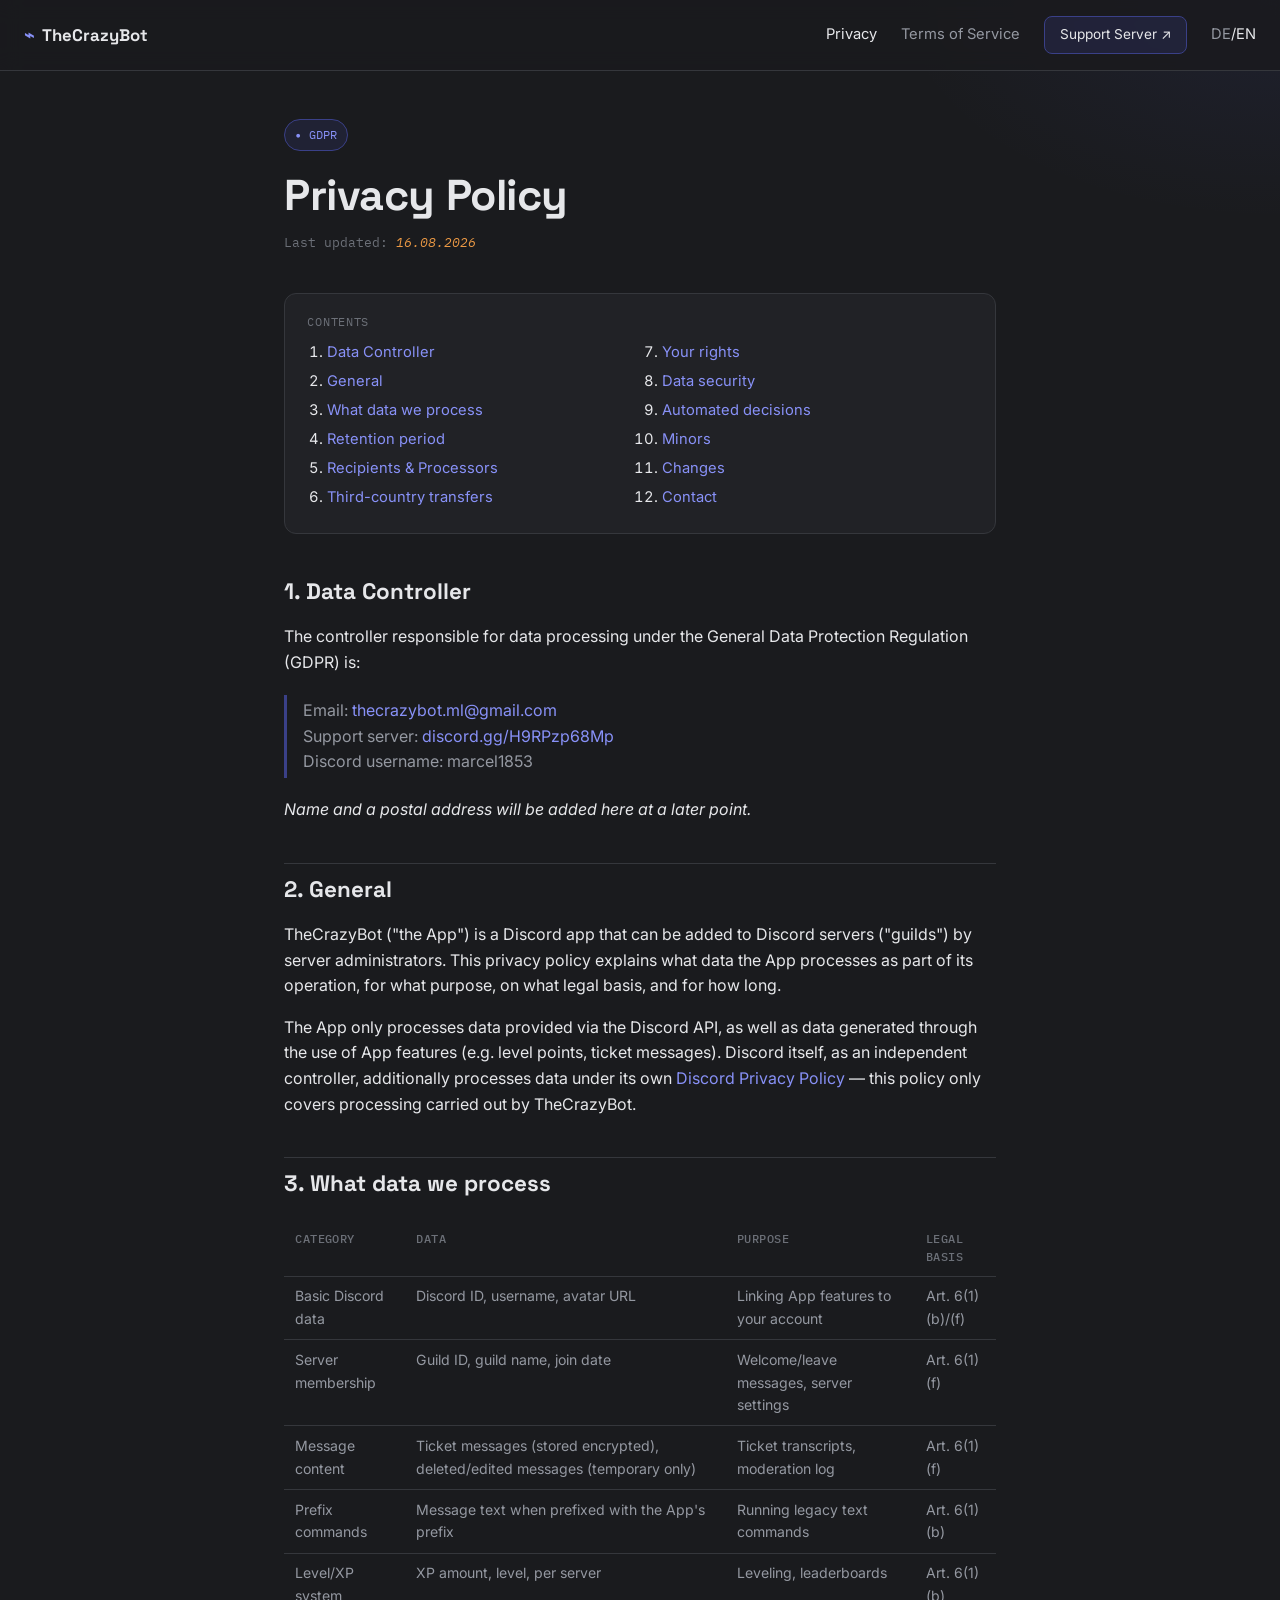
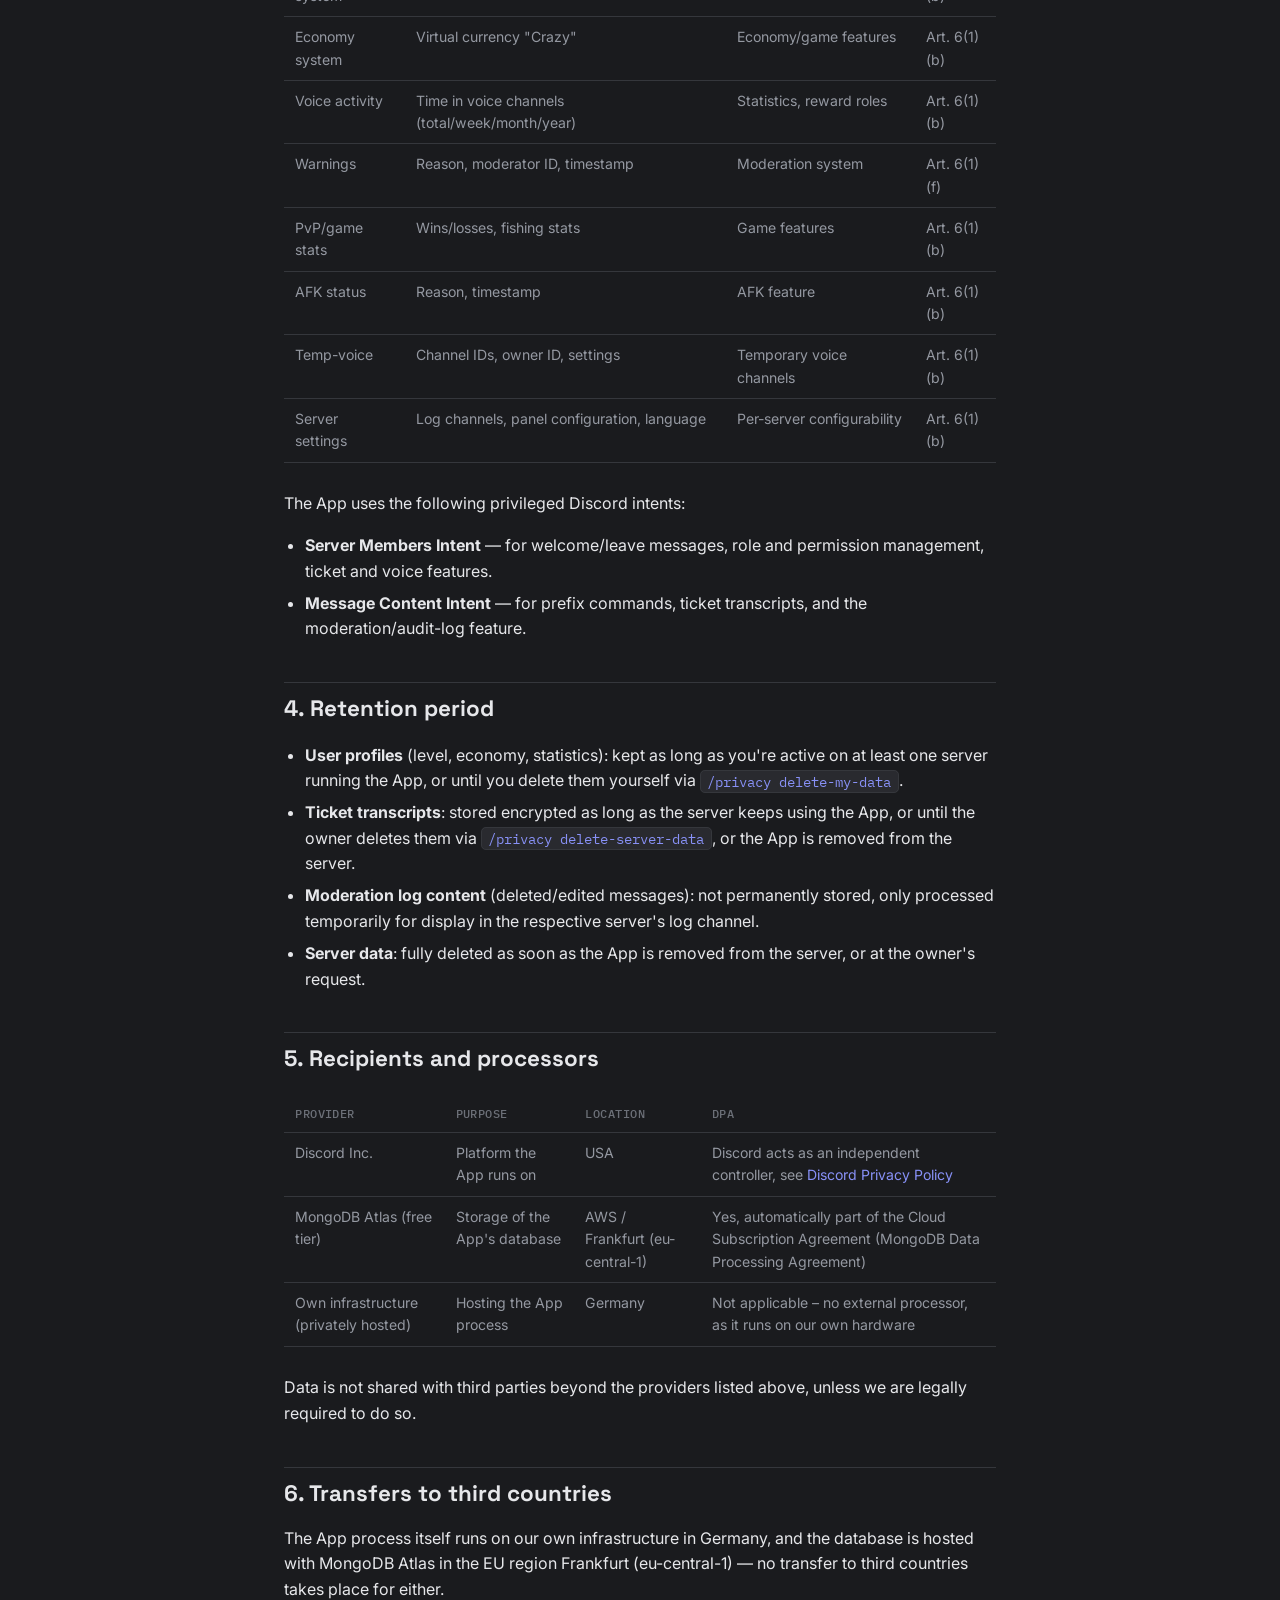
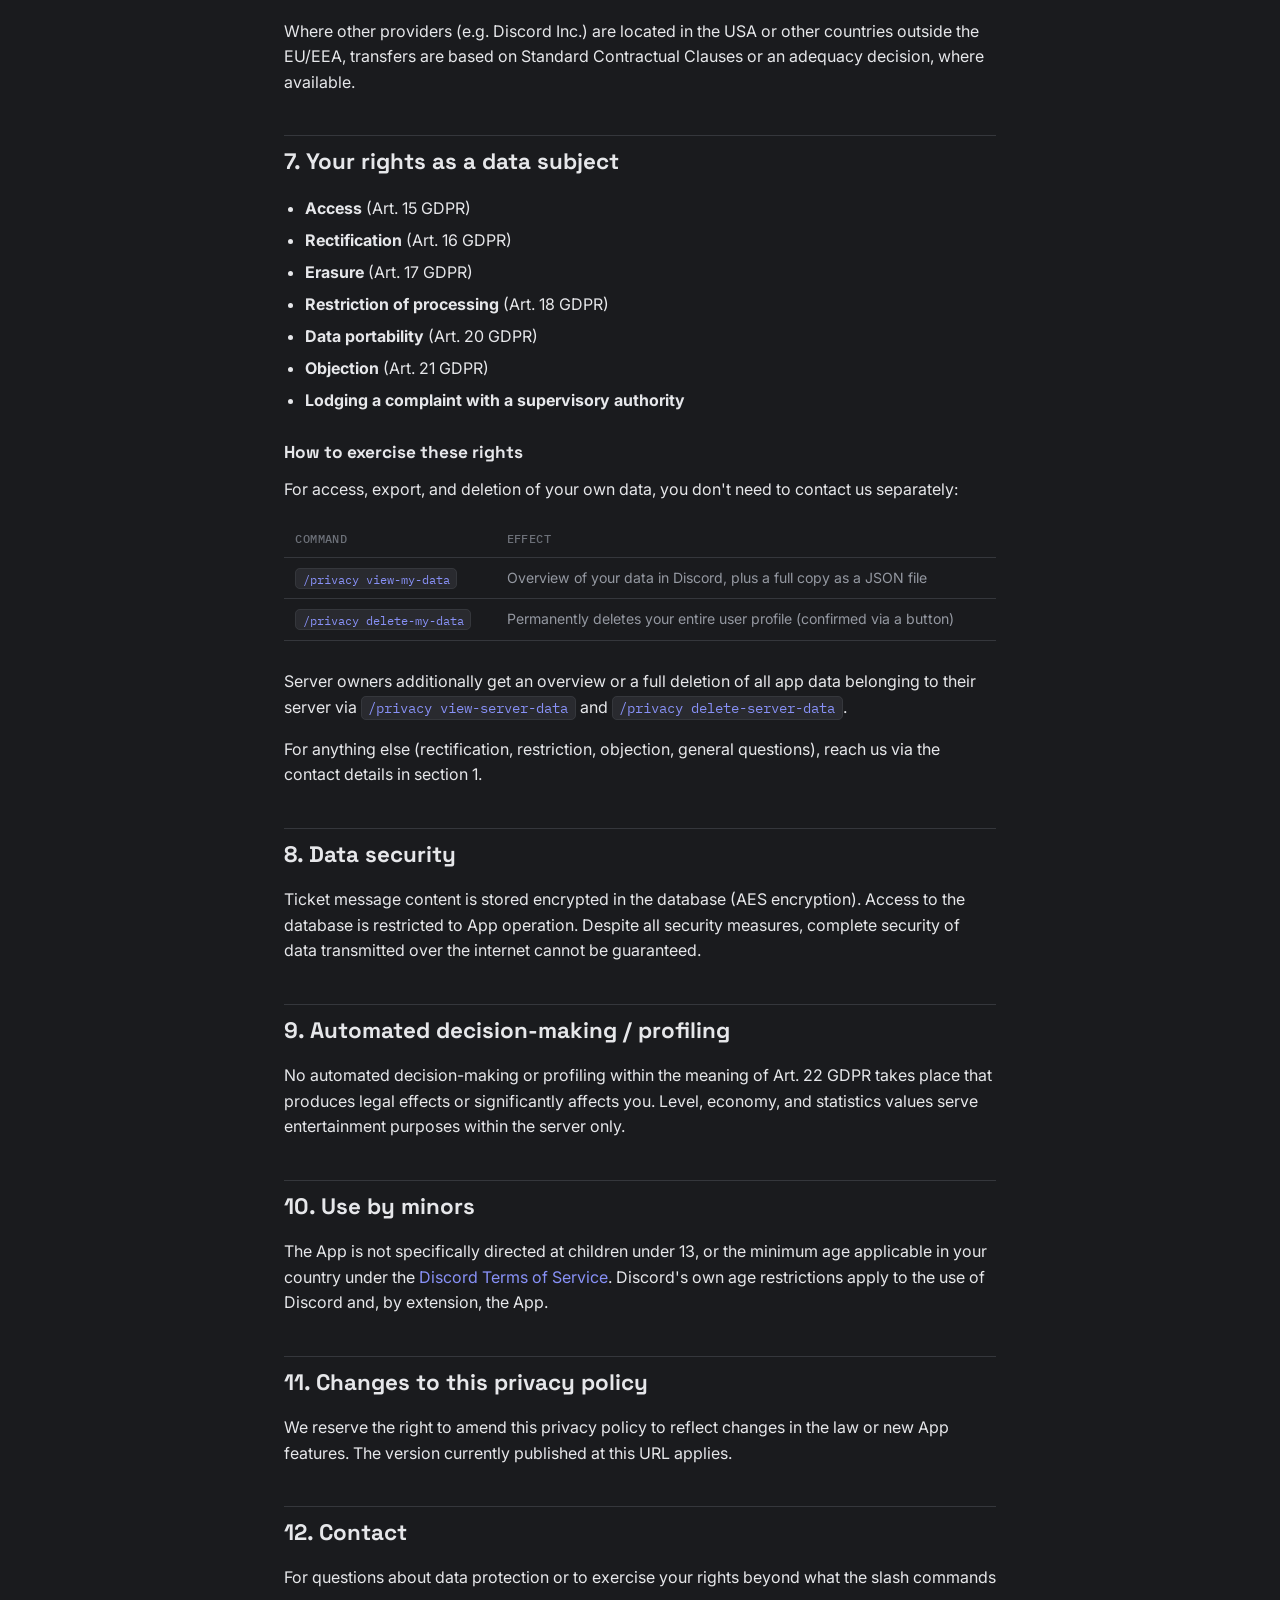
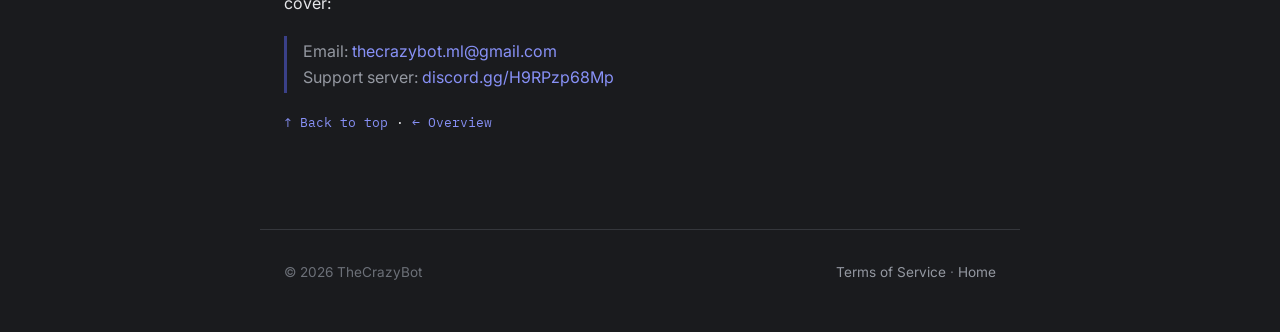
<file: en/privacy.html>
<!DOCTYPE html>
<html lang="en">

<head>
    <meta charset="UTF-8">
    <meta name="viewport" content="width=device-width, initial-scale=1.0">
    <title>Privacy Policy – TheCrazyBot</title>
    <meta name="description" content="Privacy Policy for the Discord app TheCrazyBot.">
    <link rel="preconnect" href="https://fonts.googleapis.com">
    <link rel="preconnect" href="https://fonts.gstatic.com" crossorigin>
    <link
        href="https://fonts.googleapis.com/css2?family=Space+Grotesk:wght@500;600;700&family=Inter:wght@400;500;600&family=IBM+Plex+Mono:wght@400;500&display=swap"
        rel="stylesheet">
    <link rel="stylesheet" href="../assets/css/style.css">
</head>

<body>

    <nav class="site-nav">
        <a href="index.html" class="brand"><span class="brand-mark">⌁</span> TheCrazyBot</a>
        <div class="nav-links">
            <a href="privacy.html" class="active">Privacy</a>
            <a href="terms.html">Terms of Service</a>
            <a href="https://discord.gg/H9RPzp68Mp" class="nav-support">Support Server ↗</a>
            <span class="lang-switch"><a href="../datenschutz.html">DE</a><span>/</span><a href="privacy.html"
                    class="active">EN</a></span>
        </div>
    </nav>

    <main>
        <span class="eyebrow">GDPR</span>
        <h1>Privacy Policy</h1>
        <p class="meta">Last updated: <span class="placeholder">16.08.2026</span></p>

        <div class="toc">
            <div class="toc-title">Contents</div>
            <ol>
                <li><a href="#controller">Data Controller</a></li>
                <li><a href="#general">General</a></li>
                <li><a href="#data">What data we process</a></li>
                <li><a href="#retention">Retention period</a></li>
                <li><a href="#recipients">Recipients &amp; Processors</a></li>
                <li><a href="#transfers">Third-country transfers</a></li>
                <li><a href="#rights">Your rights</a></li>
                <li><a href="#security">Data security</a></li>
                <li><a href="#automated">Automated decisions</a></li>
                <li><a href="#minors">Minors</a></li>
                <li><a href="#changes">Changes</a></li>
                <li><a href="#contact">Contact</a></li>
            </ol>
        </div>

        <h2 id="controller">1. Data Controller</h2>
        <p>The controller responsible for data processing under the General Data Protection Regulation (GDPR) is:</p>
        <blockquote>
            Email: <a href="mailto:thecrazybot.ml@gmail.com">thecrazybot.ml@gmail.com</a><br>
            Support server: <a href="https://discord.gg/H9RPzp68Mp">discord.gg/H9RPzp68Mp</a><br>
            Discord username: marcel1853
        </blockquote>
        <p><em>Name and a postal address will be added here at a later point.</em></p>

        <h2 id="general">2. General</h2>
        <p>TheCrazyBot ("the App") is a Discord app that can be added to Discord servers ("guilds") by server
            administrators. This privacy policy explains what data the App processes as part of its operation, for what
            purpose, on what legal basis, and for how long.</p>
        <p>The App only processes data provided via the Discord API, as well as data generated through the use of App
            features (e.g. level points, ticket messages). Discord itself, as an independent controller, additionally
            processes data under its own <a href="https://discord.com/privacy">Discord Privacy Policy</a> — this policy
            only covers processing carried out by TheCrazyBot.</p>

        <h2 id="data">3. What data we process</h2>
        <table>
            <tr>
                <th>Category</th>
                <th>Data</th>
                <th>Purpose</th>
                <th>Legal basis</th>
            </tr>
            <tr>
                <td>Basic Discord data</td>
                <td>Discord ID, username, avatar URL</td>
                <td>Linking App features to your account</td>
                <td>Art. 6(1)(b)/(f)</td>
            </tr>
            <tr>
                <td>Server membership</td>
                <td>Guild ID, guild name, join date</td>
                <td>Welcome/leave messages, server settings</td>
                <td>Art. 6(1)(f)</td>
            </tr>
            <tr>
                <td>Message content</td>
                <td>Ticket messages (stored encrypted), deleted/edited messages (temporary only)</td>
                <td>Ticket transcripts, moderation log</td>
                <td>Art. 6(1)(f)</td>
            </tr>
            <tr>
                <td>Prefix commands</td>
                <td>Message text when prefixed with the App's prefix</td>
                <td>Running legacy text commands</td>
                <td>Art. 6(1)(b)</td>
            </tr>
            <tr>
                <td>Level/XP system</td>
                <td>XP amount, level, per server</td>
                <td>Leveling, leaderboards</td>
                <td>Art. 6(1)(b)</td>
            </tr>
            <tr>
                <td>Economy system</td>
                <td>Virtual currency "Crazy"</td>
                <td>Economy/game features</td>
                <td>Art. 6(1)(b)</td>
            </tr>
            <tr>
                <td>Voice activity</td>
                <td>Time in voice channels (total/week/month/year)</td>
                <td>Statistics, reward roles</td>
                <td>Art. 6(1)(b)</td>
            </tr>
            <tr>
                <td>Warnings</td>
                <td>Reason, moderator ID, timestamp</td>
                <td>Moderation system</td>
                <td>Art. 6(1)(f)</td>
            </tr>
            <tr>
                <td>PvP/game stats</td>
                <td>Wins/losses, fishing stats</td>
                <td>Game features</td>
                <td>Art. 6(1)(b)</td>
            </tr>
            <tr>
                <td>AFK status</td>
                <td>Reason, timestamp</td>
                <td>AFK feature</td>
                <td>Art. 6(1)(b)</td>
            </tr>
            <tr>
                <td>Temp-voice</td>
                <td>Channel IDs, owner ID, settings</td>
                <td>Temporary voice channels</td>
                <td>Art. 6(1)(b)</td>
            </tr>
            <tr>
                <td>Server settings</td>
                <td>Log channels, panel configuration, language</td>
                <td>Per-server configurability</td>
                <td>Art. 6(1)(b)</td>
            </tr>
        </table>

        <p>The App uses the following privileged Discord intents:</p>
        <ul>
            <li><strong>Server Members Intent</strong> — for welcome/leave messages, role and permission management,
                ticket and voice features.</li>
            <li><strong>Message Content Intent</strong> — for prefix commands, ticket transcripts, and the
                moderation/audit-log feature.</li>
        </ul>

        <h2 id="retention">4. Retention period</h2>
        <ul>
            <li><strong>User profiles</strong> (level, economy, statistics): kept as long as you're active on at least
                one server running the App, or until you delete them yourself via <span class="cmd">/privacy
                    delete-my-data</span>.</li>
            <li><strong>Ticket transcripts</strong>: stored encrypted as long as the server keeps using the App, or
                until the owner deletes them via <span class="cmd">/privacy delete-server-data</span>, or the App is
                removed from the server.</li>
            <li><strong>Moderation log content</strong> (deleted/edited messages): not permanently stored, only
                processed temporarily for display in the respective server's log channel.</li>
            <li><strong>Server data</strong>: fully deleted as soon as the App is removed from the server, or at the
                owner's request.</li>
        </ul>

        <h2 id="recipients">5. Recipients and processors</h2>
        <table>
            <tr>
                <th>Provider</th>
                <th>Purpose</th>
                <th>Location</th>
                <th>DPA</th>
            </tr>
            <tr>
                <td>Discord Inc.</td>
                <td>Platform the App runs on</td>
                <td>USA</td>
                <td>Discord acts as an independent controller, see <a href="https://discord.com/privacy">Discord Privacy
                        Policy</a></td>
            </tr>
            <tr>
                <td>MongoDB Atlas (free tier)</td>
                <td>Storage of the App's database</td>
                <td>AWS / Frankfurt (eu-central-1)</td>
                <td>Yes, automatically part of the Cloud Subscription Agreement (MongoDB Data Processing Agreement)</td>
            </tr>
            <tr>
                <td>Own infrastructure (privately hosted)</td>
                <td>Hosting the App process</td>
                <td>Germany</td>
                <td>Not applicable – no external processor, as it runs on our own hardware</td>
            </tr>
        </table>
        <p>Data is not shared with third parties beyond the providers listed above, unless we are legally required to do
            so.</p>

        <h2 id="transfers">6. Transfers to third countries</h2>
        <p>The App process itself runs on our own infrastructure in Germany, and the database is hosted with MongoDB
            Atlas in the EU region Frankfurt (eu-central-1) — no transfer to third countries takes place for either.</p>
        <p>Where other providers (e.g. Discord Inc.) are located in the USA or other countries outside the EU/EEA,
            transfers are based on Standard Contractual Clauses or an adequacy decision, where available.</p>

        <h2 id="rights">7. Your rights as a data subject</h2>
        <ul>
            <li><strong>Access</strong> (Art. 15 GDPR)</li>
            <li><strong>Rectification</strong> (Art. 16 GDPR)</li>
            <li><strong>Erasure</strong> (Art. 17 GDPR)</li>
            <li><strong>Restriction of processing</strong> (Art. 18 GDPR)</li>
            <li><strong>Data portability</strong> (Art. 20 GDPR)</li>
            <li><strong>Objection</strong> (Art. 21 GDPR)</li>
            <li><strong>Lodging a complaint with a supervisory authority</strong></li>
        </ul>

        <h3>How to exercise these rights</h3>
        <p>For access, export, and deletion of your own data, you don't need to contact us separately:</p>
        <table>
            <tr>
                <th>Command</th>
                <th>Effect</th>
            </tr>
            <tr>
                <td><span class="cmd">/privacy view-my-data</span></td>
                <td>Overview of your data in Discord, plus a full copy as a JSON file</td>
            </tr>
            <tr>
                <td><span class="cmd">/privacy delete-my-data</span></td>
                <td>Permanently deletes your entire user profile (confirmed via a button)</td>
            </tr>
        </table>
        <p>Server owners additionally get an overview or a full deletion of all app data belonging to their server via
            <span class="cmd">/privacy view-server-data</span> and <span class="cmd">/privacy delete-server-data</span>.
        </p>
        <p>For anything else (rectification, restriction, objection, general questions), reach us via the contact
            details in section 1.</p>

        <h2 id="security">8. Data security</h2>
        <p>Ticket message content is stored encrypted in the database (AES encryption). Access to the database is
            restricted to App operation. Despite all security measures, complete security of data transmitted over the
            internet cannot be guaranteed.</p>

        <h2 id="automated">9. Automated decision-making / profiling</h2>
        <p>No automated decision-making or profiling within the meaning of Art. 22 GDPR takes place that produces legal
            effects or significantly affects you. Level, economy, and statistics values serve entertainment purposes
            within the server only.</p>

        <h2 id="minors">10. Use by minors</h2>
        <p>The App is not specifically directed at children under 13, or the minimum age applicable in your country
            under the <a href="https://discord.com/terms">Discord Terms of Service</a>. Discord's own age restrictions
            apply to the use of Discord and, by extension, the App.</p>

        <h2 id="changes">11. Changes to this privacy policy</h2>
        <p>We reserve the right to amend this privacy policy to reflect changes in the law or new App features. The
            version currently published at this URL applies.</p>

        <h2 id="contact">12. Contact</h2>
        <p>For questions about data protection or to exercise your rights beyond what the slash commands cover:</p>
        <blockquote>
            Email: <a href="mailto:thecrazybot.ml@gmail.com">thecrazybot.ml@gmail.com</a><br>
            Support server: <a href="https://discord.gg/H9RPzp68Mp">discord.gg/H9RPzp68Mp</a>
        </blockquote>

        <p class="back-top"><a href="#top">↑ Back to top</a> · <a href="index.html">← Overview</a></p>
    </main>

    <footer>
        <span>© <span id="year"></span> TheCrazyBot</span>
        <span><a href="terms.html">Terms of Service</a> · <a href="index.html">Home</a></span>
    </footer>

    <script>document.getElementById("year").textContent = new Date().getFullYear();</script>
</body>

</html>
</file>
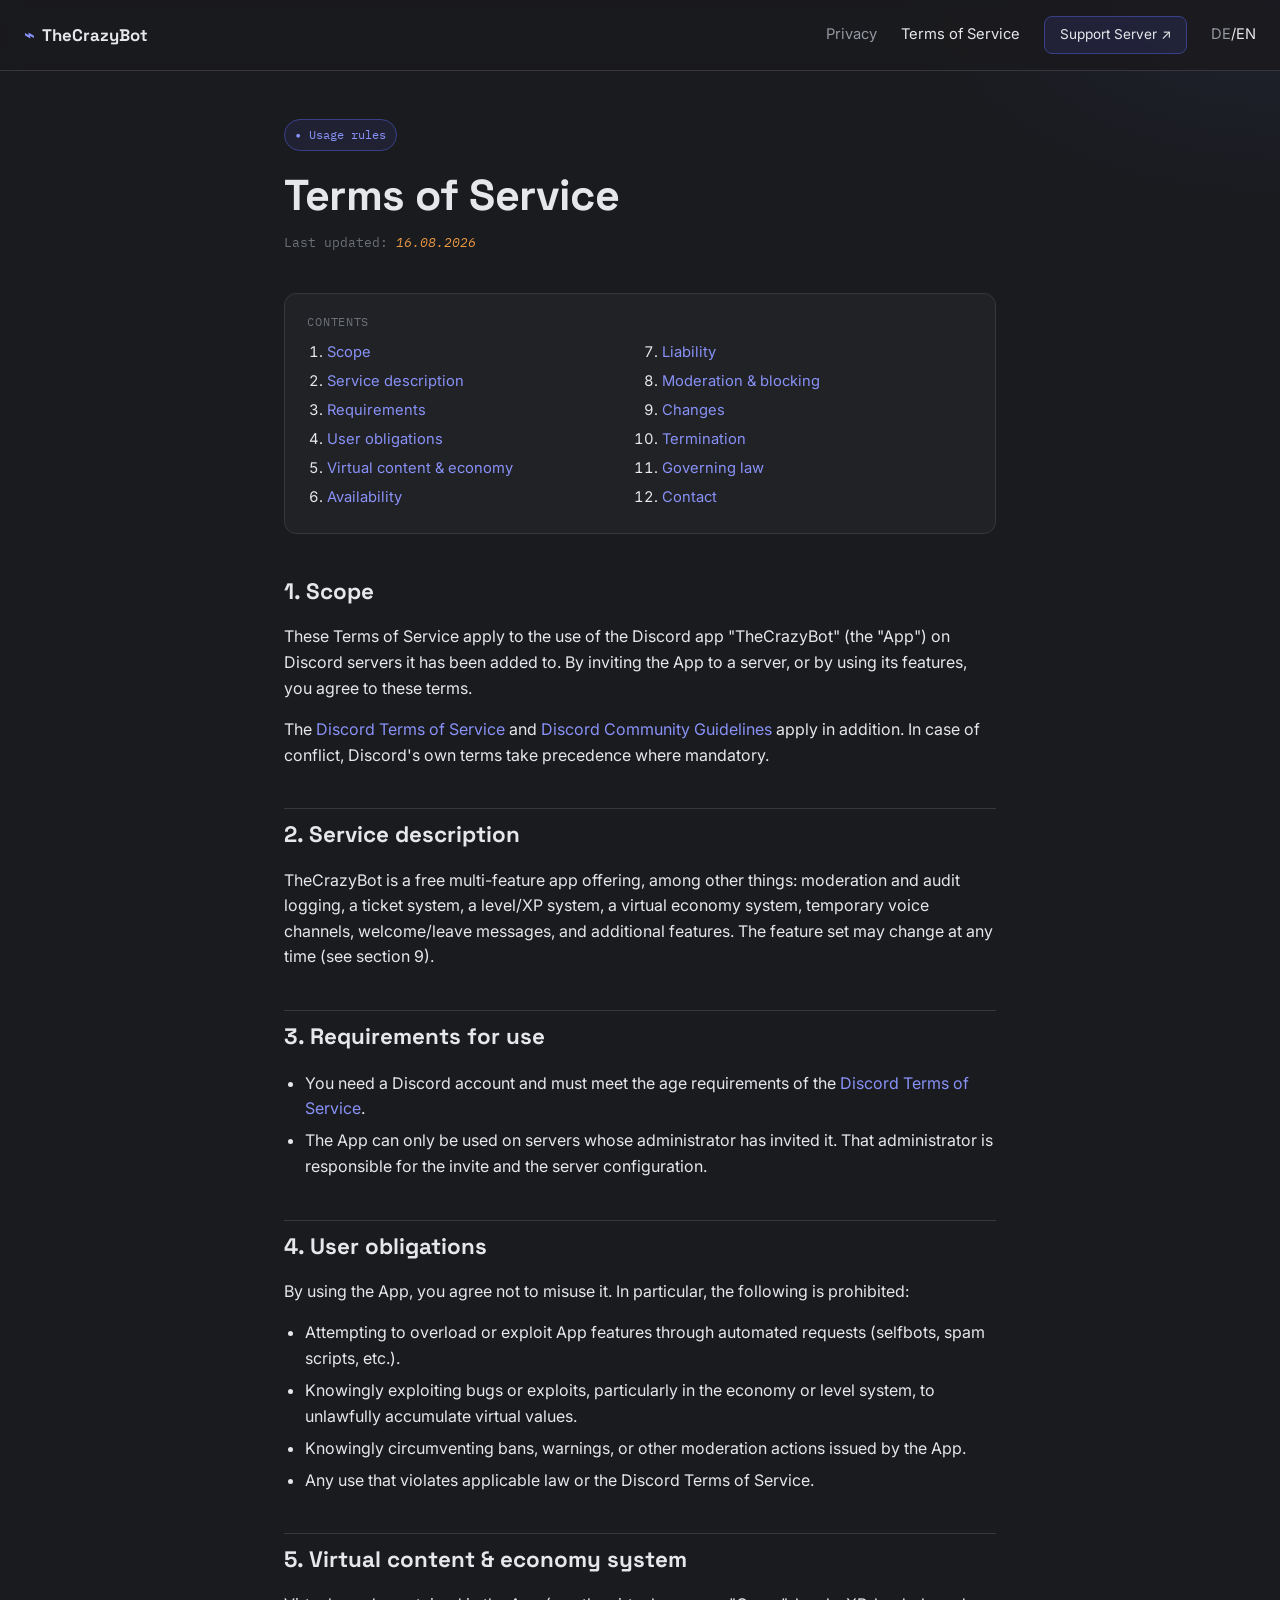
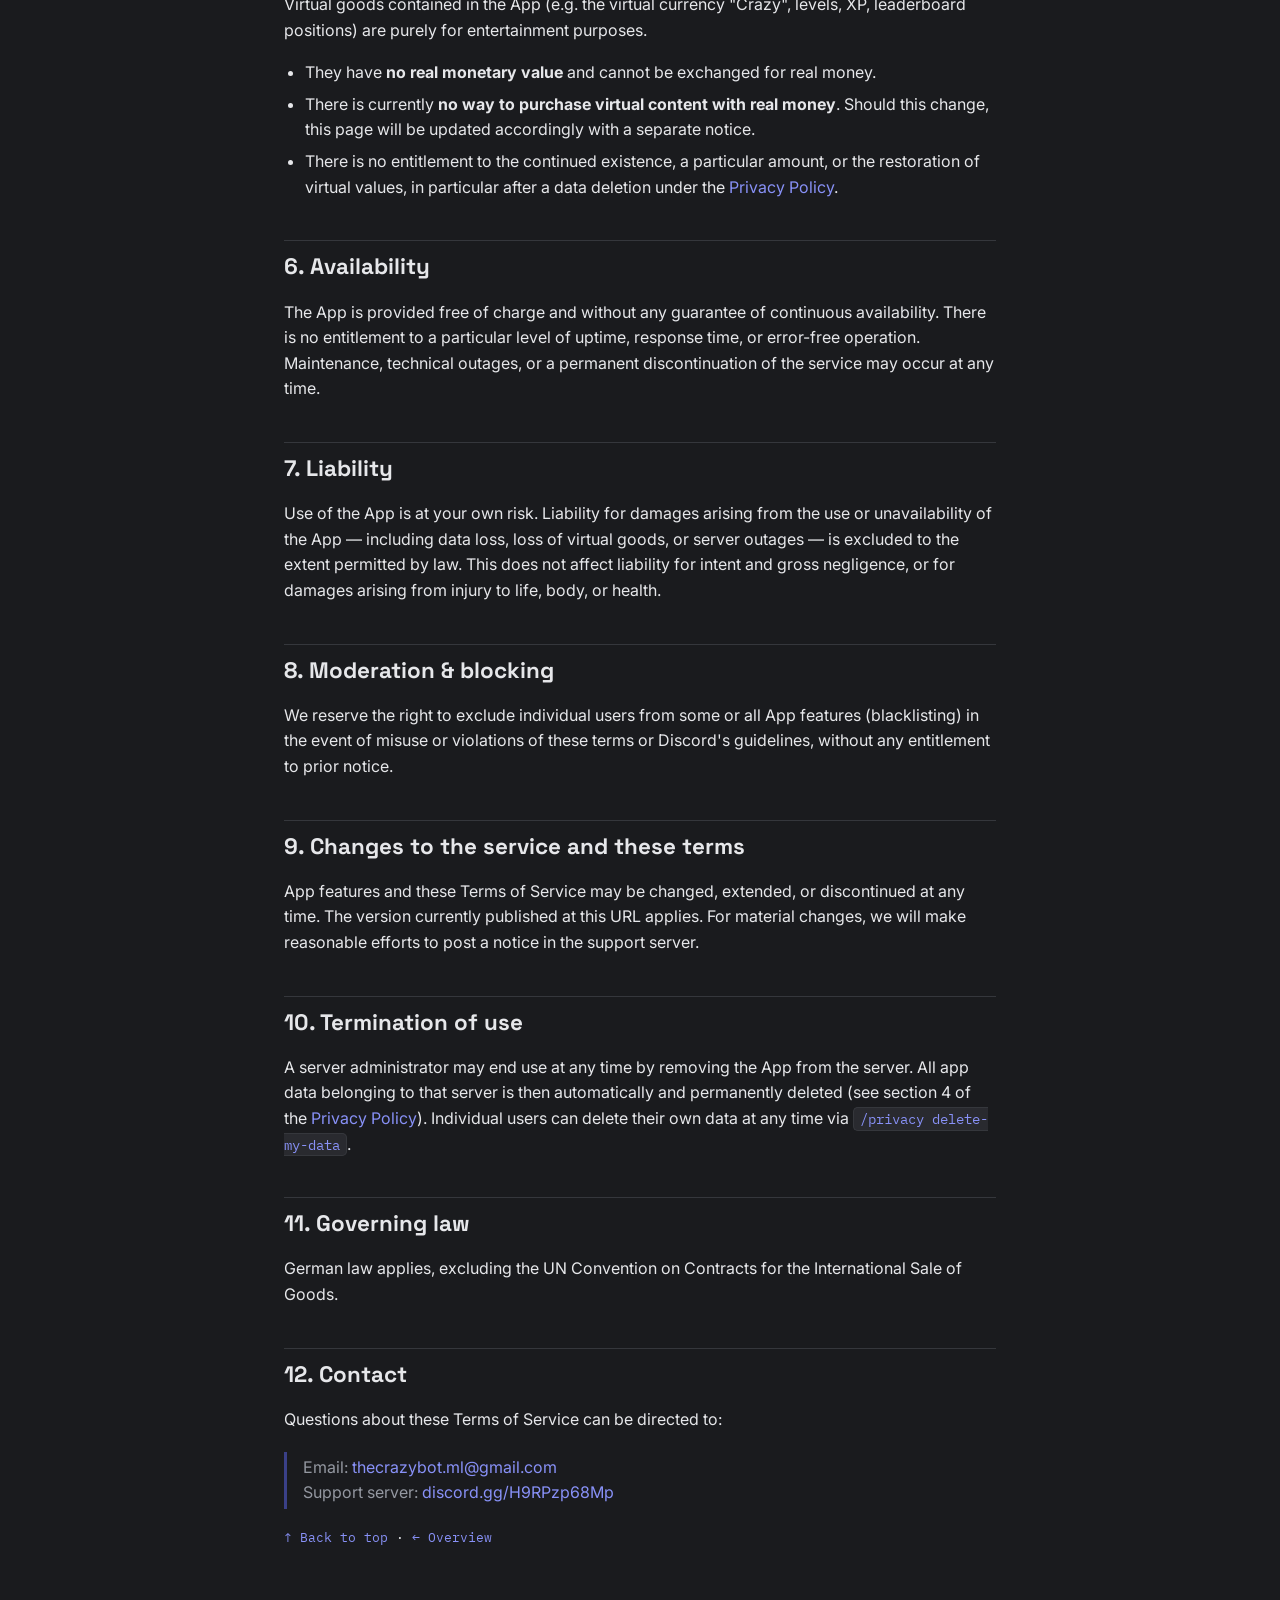
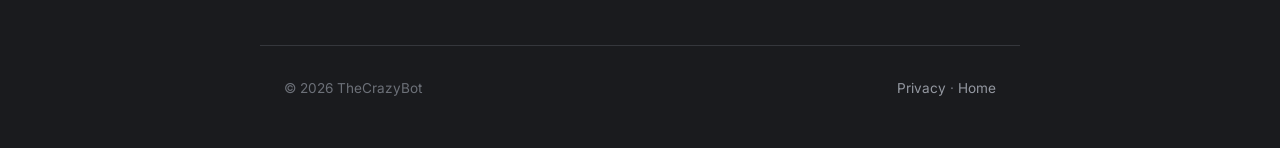
<file: en/terms.html>
<!DOCTYPE html>
<html lang="en">

<head>
    <meta charset="UTF-8">
    <meta name="viewport" content="width=device-width, initial-scale=1.0">
    <title>Terms of Service – TheCrazyBot</title>
    <meta name="description" content="Terms of Service for the Discord app TheCrazyBot.">
    <link rel="preconnect" href="https://fonts.googleapis.com">
    <link rel="preconnect" href="https://fonts.gstatic.com" crossorigin>
    <link
        href="https://fonts.googleapis.com/css2?family=Space+Grotesk:wght@500;600;700&family=Inter:wght@400;500;600&family=IBM+Plex+Mono:wght@400;500&display=swap"
        rel="stylesheet">
    <link rel="stylesheet" href="../assets/css/style.css">
</head>

<body>

    <nav class="site-nav">
        <a href="index.html" class="brand"><span class="brand-mark">⌁</span> TheCrazyBot</a>
        <div class="nav-links">
            <a href="privacy.html">Privacy</a>
            <a href="terms.html" class="active">Terms of Service</a>
            <a href="https://discord.gg/H9RPzp68Mp" class="nav-support">Support Server ↗</a>
            <span class="lang-switch"><a href="../nutzungsbedingungen.html">DE</a><span>/</span><a href="terms.html"
                    class="active">EN</a></span>
        </div>
    </nav>

    <main>
        <span class="eyebrow">Usage rules</span>
        <h1>Terms of Service</h1>
        <p class="meta">Last updated: <span class="placeholder">16.08.2026</span></p>

        <div class="toc">
            <div class="toc-title">Contents</div>
            <ol>
                <li><a href="#scope">Scope</a></li>
                <li><a href="#description">Service description</a></li>
                <li><a href="#requirements">Requirements</a></li>
                <li><a href="#obligations">User obligations</a></li>
                <li><a href="#economy">Virtual content &amp; economy</a></li>
                <li><a href="#availability">Availability</a></li>
                <li><a href="#liability">Liability</a></li>
                <li><a href="#moderation">Moderation &amp; blocking</a></li>
                <li><a href="#changes">Changes</a></li>
                <li><a href="#termination">Termination</a></li>
                <li><a href="#law">Governing law</a></li>
                <li><a href="#contact">Contact</a></li>
            </ol>
        </div>

        <h2 id="scope">1. Scope</h2>
        <p>These Terms of Service apply to the use of the Discord app "TheCrazyBot" (the "App") on Discord servers it
            has been added to. By inviting the App to a server, or by using its features, you agree to these terms.</p>
        <p>The <a href="https://discord.com/terms">Discord Terms of Service</a> and <a
                href="https://discord.com/guidelines">Discord Community Guidelines</a> apply in addition. In case of
            conflict, Discord's own terms take precedence where mandatory.</p>

        <h2 id="description">2. Service description</h2>
        <p>TheCrazyBot is a free multi-feature app offering, among other things: moderation and audit logging, a ticket
            system, a level/XP system, a virtual economy system, temporary voice channels, welcome/leave messages, and
            additional features. The feature set may change at any time (see section 9).</p>

        <h2 id="requirements">3. Requirements for use</h2>
        <ul>
            <li>You need a Discord account and must meet the age requirements of the <a
                    href="https://discord.com/terms">Discord Terms of Service</a>.</li>
            <li>The App can only be used on servers whose administrator has invited it. That administrator is
                responsible for the invite and the server configuration.</li>
        </ul>

        <h2 id="obligations">4. User obligations</h2>
        <p>By using the App, you agree not to misuse it. In particular, the following is prohibited:</p>
        <ul>
            <li>Attempting to overload or exploit App features through automated requests (selfbots, spam scripts,
                etc.).</li>
            <li>Knowingly exploiting bugs or exploits, particularly in the economy or level system, to unlawfully
                accumulate virtual values.</li>
            <li>Knowingly circumventing bans, warnings, or other moderation actions issued by the App.</li>
            <li>Any use that violates applicable law or the Discord Terms of Service.</li>
        </ul>

        <h2 id="economy">5. Virtual content &amp; economy system</h2>
        <p>Virtual goods contained in the App (e.g. the virtual currency "Crazy", levels, XP, leaderboard positions) are
            purely for entertainment purposes.</p>
        <ul>
            <li>They have <strong>no real monetary value</strong> and cannot be exchanged for real money.</li>
            <li>There is currently <strong>no way to purchase virtual content with real money</strong>. Should this
                change, this page will be updated accordingly with a separate notice.</li>
            <li>There is no entitlement to the continued existence, a particular amount, or the restoration of virtual
                values, in particular after a data deletion under the <a href="privacy.html">Privacy Policy</a>.</li>
        </ul>

        <h2 id="availability">6. Availability</h2>
        <p>The App is provided free of charge and without any guarantee of continuous availability. There is no
            entitlement to a particular level of uptime, response time, or error-free operation. Maintenance, technical
            outages, or a permanent discontinuation of the service may occur at any time.</p>

        <h2 id="liability">7. Liability</h2>
        <p>Use of the App is at your own risk. Liability for damages arising from the use or unavailability of the App —
            including data loss, loss of virtual goods, or server outages — is excluded to the extent permitted by law.
            This does not affect liability for intent and gross negligence, or for damages arising from injury to life,
            body, or health.</p>

        <h2 id="moderation">8. Moderation &amp; blocking</h2>
        <p>We reserve the right to exclude individual users from some or all App features (blacklisting) in the event of
            misuse or violations of these terms or Discord's guidelines, without any entitlement to prior notice.</p>

        <h2 id="changes">9. Changes to the service and these terms</h2>
        <p>App features and these Terms of Service may be changed, extended, or discontinued at any time. The version
            currently published at this URL applies. For material changes, we will make reasonable efforts to post a
            notice in the support server.</p>

        <h2 id="termination">10. Termination of use</h2>
        <p>A server administrator may end use at any time by removing the App from the server. All app data belonging to
            that server is then automatically and permanently deleted (see section 4 of the <a
                href="privacy.html#retention">Privacy Policy</a>). Individual users can delete their own data at any
            time via <span class="cmd">/privacy delete-my-data</span>.</p>

        <h2 id="law">11. Governing law</h2>
        <p>German law applies, excluding the UN Convention on Contracts for the International Sale of Goods.</p>

        <h2 id="contact">12. Contact</h2>
        <p>Questions about these Terms of Service can be directed to:</p>
        <blockquote>
            Email: <a href="mailto:thecrazybot.ml@gmail.com">thecrazybot.ml@gmail.com</a><br>
            Support server: <a href="https://discord.gg/H9RPzp68Mp">discord.gg/H9RPzp68Mp</a>
        </blockquote>

        <p class="back-top"><a href="#top">↑ Back to top</a> · <a href="index.html">← Overview</a></p>
    </main>

    <footer>
        <span>© <span id="year"></span> TheCrazyBot</span>
        <span><a href="privacy.html">Privacy</a> · <a href="index.html">Home</a></span>
    </footer>

    <script>document.getElementById("year").textContent = new Date().getFullYear();</script>
</body>

</html>
</file>
<file: assets/css/style.css>
/* ─────────────────────────────────────────────────────────
   TheCrazyBot – Legal Docs
   Token-System: siehe Kommentare unten
   ───────────────────────────────────────────────────────── */

:root {
    /* Farben */
    --bg: #1a1b1e;
    --surface: #212226;
    --surface-raised: #292a2f;
    --border: #35373c;
    --text: #e6e7ea;
    --text-muted: #9498a1;
    --text-faint: #6c7078;
    --accent: #5865f2;
    --accent-soft: #8891f7;
    --accent-dim: #3a4088;
    --warn: #ed9a45;
    --warn-bg: #3a2f1c;

    /* Typografie */
    --font-display: "Space Grotesk", "Segoe UI", sans-serif;
    --font-body: "Inter", "Segoe UI", sans-serif;
    --font-mono: "IBM Plex Mono", ui-monospace, monospace;

    --content-width: 760px;
}

* {
    box-sizing: border-box;
}

html {
    scroll-behavior: smooth;
}

body {
    margin: 0;
    background: var(--bg);
    background-image:
        radial-gradient(ellipse 900px 500px at 15% -10%, rgba(88, 101, 242, 0.16), transparent 60%),
        radial-gradient(ellipse 700px 400px at 100% 0%, rgba(88, 101, 242, 0.08), transparent 55%);
    color: var(--text);
    font-family: var(--font-body);
    font-size: 16px;
    line-height: 1.6;
    -webkit-font-smoothing: antialiased;
}

a {
    color: var(--accent-soft);
    text-decoration: none;
}

a:hover,
a:focus-visible {
    text-decoration: underline;
}

a:focus-visible,
button:focus-visible {
    outline: 2px solid var(--accent-soft);
    outline-offset: 2px;
}

/* ─── Nav ────────────────────────────────────────────────── */

.site-nav {
    position: sticky;
    top: 0;
    z-index: 10;
    display: flex;
    align-items: center;
    justify-content: space-between;
    gap: 1rem;
    padding: 1rem 1.5rem;
    background: rgba(26, 27, 30, 0.85);
    backdrop-filter: blur(10px);
    border-bottom: 1px solid var(--border);
}

.brand {
    display: flex;
    align-items: baseline;
    gap: 0.5rem;
    font-family: var(--font-display);
    font-weight: 700;
    font-size: 1.05rem;
    color: var(--text);
}

.brand-mark {
    color: var(--accent-soft);
}

.brand:hover {
    text-decoration: none;
}

.nav-links {
    display: flex;
    align-items: center;
    gap: 1.5rem;
    font-size: 0.92rem;
}

.nav-links a {
    color: var(--text-muted);
}

.nav-links a.active,
.nav-links a:hover {
    color: var(--text);
}

.nav-support {
    padding: 0.45rem 0.9rem;
    border-radius: 8px;
    border: 1px solid var(--accent-dim);
    background: rgba(88, 101, 242, 0.12);
    color: var(--text) !important;
    font-size: 0.85rem;
    white-space: nowrap;
}

.nav-support:hover {
    background: rgba(88, 101, 242, 0.22);
    text-decoration: none !important;
}

/* ─── Layout ─────────────────────────────────────────────── */

main {
    max-width: var(--content-width);
    margin: 0 auto;
    padding: 3rem 1.5rem 5rem;
}

.eyebrow {
    display: inline-flex;
    align-items: center;
    gap: 0.5rem;
    font-family: var(--font-mono);
    font-size: 0.78rem;
    color: var(--accent-soft);
    background: rgba(88, 101, 242, 0.1);
    border: 1px solid var(--accent-dim);
    padding: 0.3rem 0.65rem;
    border-radius: 999px;
    margin-bottom: 1.25rem;
}

.eyebrow::before {
    content: "●";
    font-size: 0.55rem;
    color: var(--accent-soft);
}

h1 {
    font-family: var(--font-display);
    font-size: clamp(2rem, 4vw, 2.7rem);
    line-height: 1.15;
    margin: 0 0 0.75rem;
    letter-spacing: -0.01em;
}

h2 {
    font-family: var(--font-display);
    font-size: 1.4rem;
    margin: 2.5rem 0 0.9rem;
    padding-top: 0.5rem;
    border-top: 1px solid var(--border);
    scroll-margin-top: 5rem;
}

main > h2:first-of-type {
    border-top: none;
    padding-top: 0;
}

h3 {
    font-family: var(--font-display);
    font-size: 1.08rem;
    margin: 1.6rem 0 0.6rem;
    color: var(--text);
}

p {
    color: var(--text);
    margin: 0 0 1rem;
}

.lede {
    font-size: 1.1rem;
    color: var(--text-muted);
    max-width: 56ch;
}

.meta {
    font-family: var(--font-mono);
    font-size: 0.82rem;
    color: var(--text-faint);
    margin-bottom: 2.5rem;
}

/* ─── Karten (Startseite) ───────────────────────────────── */

.card-grid {
    display: grid;
    grid-template-columns: 1fr 1fr;
    gap: 1rem;
    margin: 2.5rem 0;
}

@media (max-width: 620px) {
    .card-grid {
        grid-template-columns: 1fr;
    }
}

.doc-card {
    display: block;
    padding: 1.5rem;
    border-radius: 14px;
    border: 1px solid var(--border);
    background: var(--surface);
    transition: border-color 0.15s ease, transform 0.15s ease, background 0.15s ease;
}

.doc-card:hover,
.doc-card:focus-visible {
    border-color: var(--accent-dim);
    background: var(--surface-raised);
    transform: translateY(-2px);
    text-decoration: none;
}

.doc-card .tag {
    font-family: var(--font-mono);
    font-size: 0.72rem;
    color: var(--accent-soft);
    display: block;
    margin-bottom: 0.6rem;
}

.doc-card h3 {
    margin: 0 0 0.4rem;
    font-size: 1.2rem;
    color: var(--text);
}

.doc-card p {
    color: var(--text-muted);
    font-size: 0.92rem;
    margin: 0;
}

.doc-card .arrow {
    display: inline-block;
    margin-top: 0.9rem;
    font-size: 0.85rem;
    color: var(--accent-soft);
}

.mini-links {
    display: flex;
    flex-wrap: wrap;
    gap: 0.6rem 1.5rem;
    margin-top: 2.5rem;
    padding-top: 1.5rem;
    border-top: 1px solid var(--border);
    font-size: 0.9rem;
}

/* ─── Rechtstext-Elemente ────────────────────────────────── */

.toc {
    background: var(--surface);
    border: 1px solid var(--border);
    border-radius: 12px;
    padding: 1.1rem 1.4rem;
    margin: 1.5rem 0 2.5rem;
}

.toc-title {
    font-family: var(--font-mono);
    font-size: 0.75rem;
    text-transform: uppercase;
    letter-spacing: 0.06em;
    color: var(--text-faint);
    margin-bottom: 0.6rem;
}

.toc ol {
    margin: 0;
    padding-left: 1.2rem;
    columns: 2;
    column-gap: 1.5rem;
}

@media (max-width: 560px) {
    .toc ol {
        columns: 1;
    }
}

.toc li {
    margin-bottom: 0.35rem;
    font-size: 0.92rem;
}

table {
    width: 100%;
    border-collapse: collapse;
    margin: 1.2rem 0 1.8rem;
    font-size: 0.88rem;
}

th, td {
    text-align: left;
    padding: 0.55rem 0.7rem;
    border-bottom: 1px solid var(--border);
    vertical-align: top;
}

th {
    font-family: var(--font-mono);
    font-size: 0.72rem;
    text-transform: uppercase;
    letter-spacing: 0.04em;
    color: var(--text-faint);
    font-weight: 500;
}

td {
    color: var(--text-muted);
}

ul, ol {
    color: var(--text);
    padding-left: 1.3rem;
}

ul li, ol li {
    margin-bottom: 0.4rem;
}

code, .cmd {
    font-family: var(--font-mono);
    font-size: 0.88em;
    background: var(--surface-raised);
    border: 1px solid var(--border);
    padding: 0.1rem 0.4rem;
    border-radius: 5px;
    color: var(--accent-soft);
}

.callout {
    display: flex;
    gap: 0.75rem;
    background: var(--warn-bg);
    border: 1px solid #5c451f;
    border-radius: 10px;
    padding: 1rem 1.15rem;
    margin: 1.3rem 0;
    font-size: 0.92rem;
}

.callout-icon {
    flex-shrink: 0;
}

.callout p {
    margin: 0;
    color: #e8d3ae;
}

.callout p + p {
    margin-top: 0.5rem;
}

.placeholder {
    color: var(--warn);
    font-style: italic;
}

blockquote {
    border-left: 3px solid var(--accent-dim);
    margin: 1.2rem 0;
    padding: 0.2rem 0 0.2rem 1rem;
    color: var(--text-muted);
}

hr {
    border: none;
    border-top: 1px solid var(--border);
    margin: 2.5rem 0;
}

/* ─── Footer ─────────────────────────────────────────────── */

footer {
    max-width: var(--content-width);
    margin: 0 auto;
    padding: 2rem 1.5rem 3rem;
    border-top: 1px solid var(--border);
    display: flex;
    justify-content: space-between;
    flex-wrap: wrap;
    gap: 1rem;
    color: var(--text-faint);
    font-size: 0.85rem;
}

footer a {
    color: var(--text-muted);
}

.back-top {
    font-family: var(--font-mono);
    font-size: 0.8rem;
}
</file>
